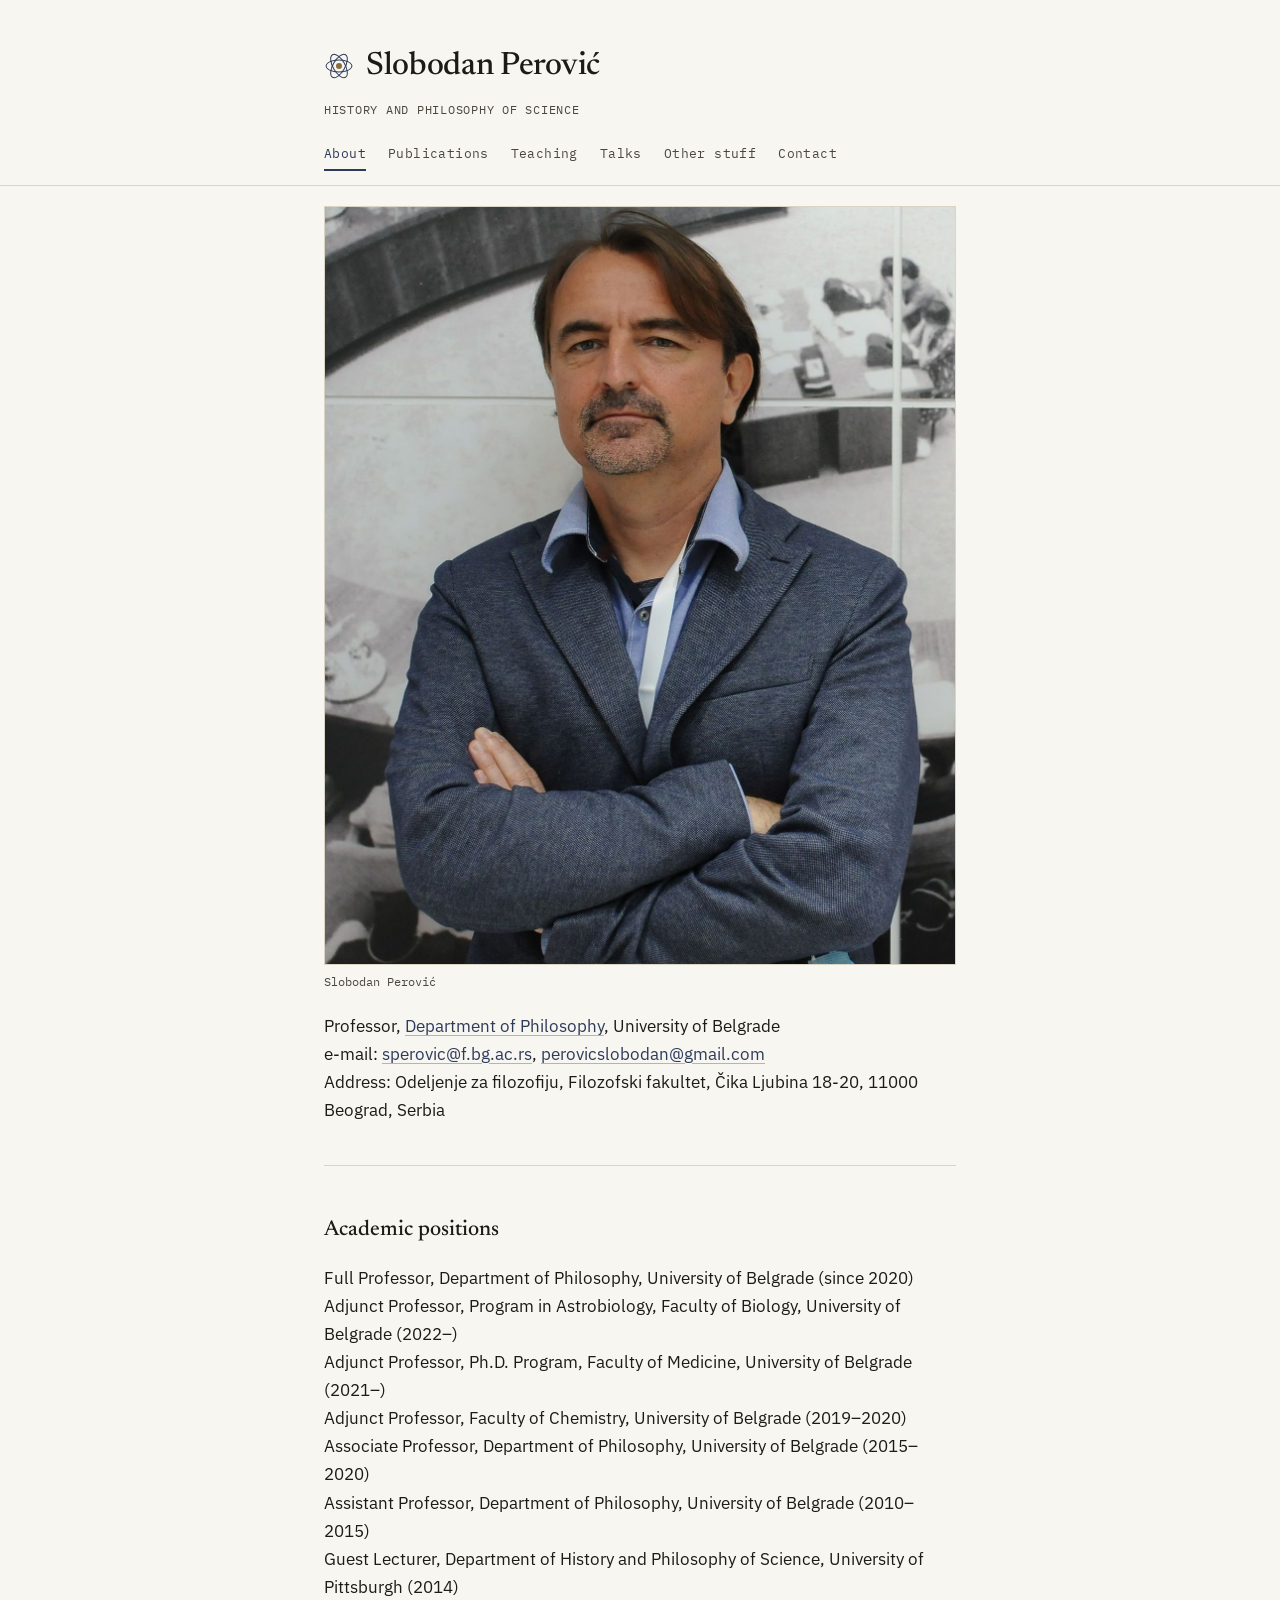
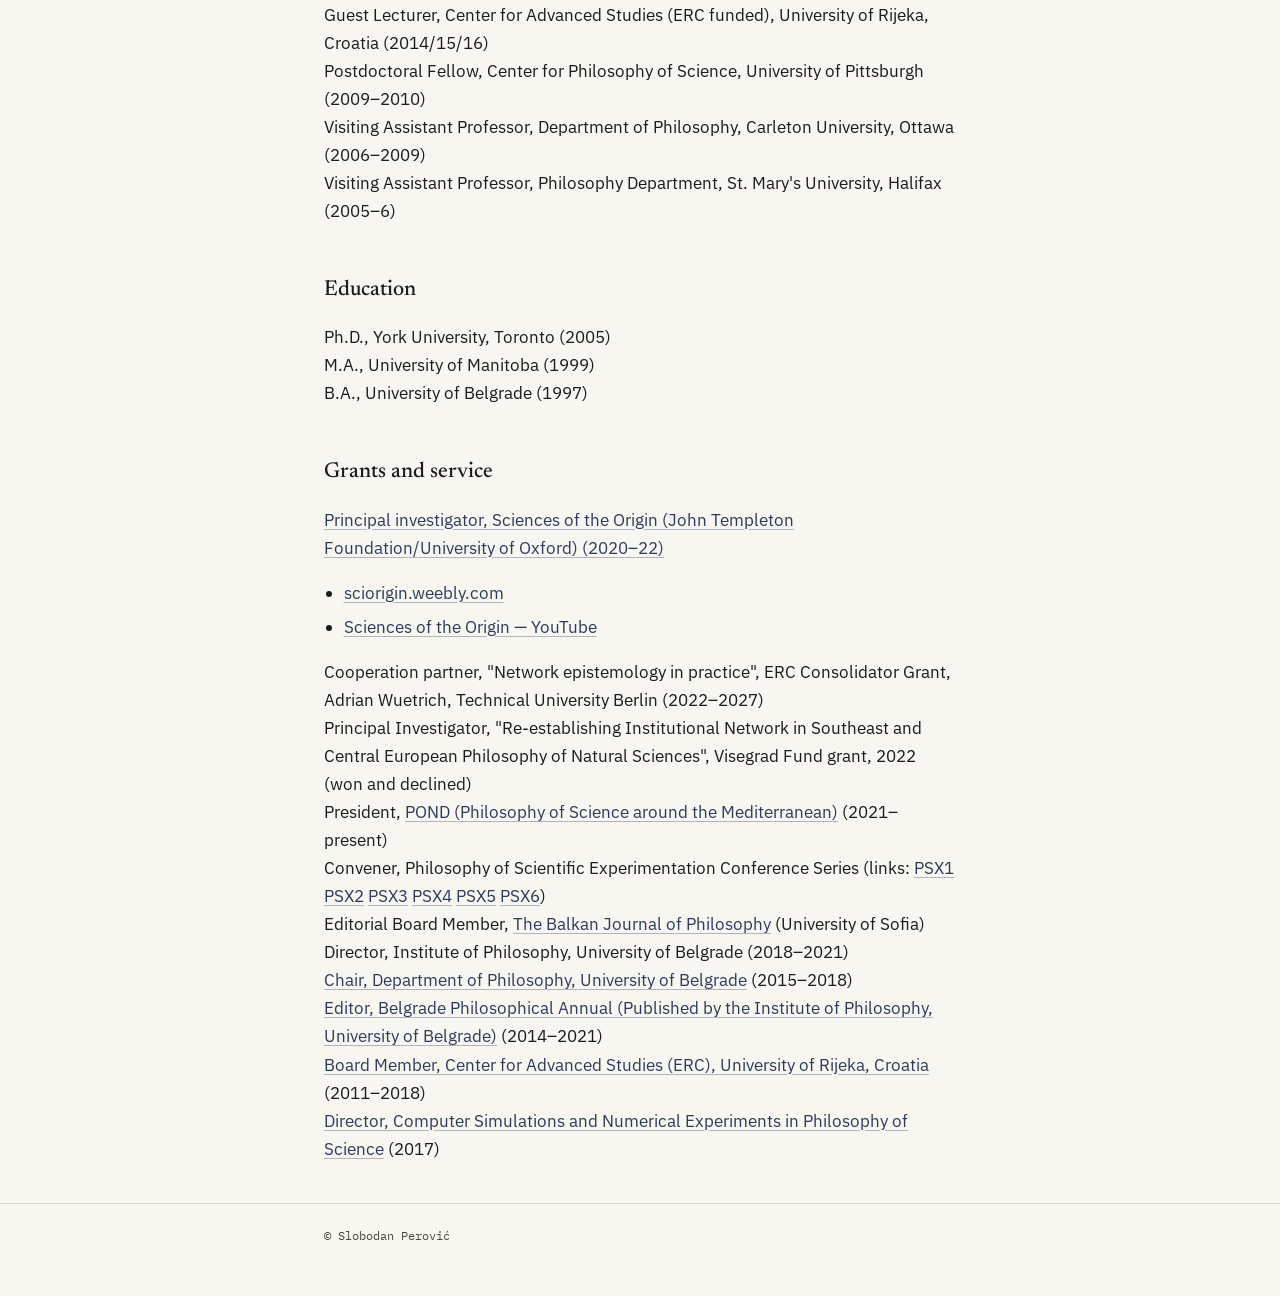
<file: index.html>
<!DOCTYPE html>
<html lang="en">
<head>
<meta charset="UTF-8">
<meta name="viewport" content="width=device-width, initial-scale=1.0">
<title>Slobodan Perović — History and Philosophy of Science</title>
<meta name="description" content="Slobodan Perović, Professor of History and Philosophy of Science, Department of Philosophy, University of Belgrade.">
<link rel="stylesheet" href="style.css">
</head>
<body>
<header class="site-head">
  <div class="wrap">
    <div class="mark">
      <svg width="30" height="30" viewBox="0 0 30 30" fill="none" aria-hidden="true">
        <circle cx="15" cy="15" r="3" fill="#8b6b3d"/>
        <ellipse cx="15" cy="15" rx="13" ry="6" stroke="#2e3a59" stroke-width="1"/>
        <ellipse cx="15" cy="15" rx="13" ry="6" stroke="#2e3a59" stroke-width="1" transform="rotate(60 15 15)"/>
        <ellipse cx="15" cy="15" rx="13" ry="6" stroke="#2e3a59" stroke-width="1" transform="rotate(120 15 15)"/>
      </svg>
      <h1 class="name">Slobodan Perović</h1>
    </div>
    <p class="tagline">History and Philosophy of Science</p>
    <nav class="primary" aria-label="Primary">
      <a href="index.html" aria-current="page">About</a>
      <a href="publications.html">Publications</a>
      <a href="teaching.html">Teaching</a>
      <a href="talks.html">Talks</a>
      <a href="other-stuff.html">Other stuff</a>
      <a href="contact.html">Contact</a>
    </nav>
  </div>
</header>

<main class="wrap">
  <figure>
    <img src="pictures/slobodanperovic.jpg" alt="Slobodan Perović">
    <figcaption>Slobodan Perović</figcaption>
  </figure>
  <p>
    Professor, <a href="https://kant.f.bg.ac.rs/en2/philosophy/dep_staff">Department of Philosophy</a>, University of Belgrade<br>
    e-mail: <a href="mailto:sperovic@f.bg.ac.rs">sperovic@f.bg.ac.rs</a>, <a href="mailto:perovicslobodan@gmail.com">perovicslobodan@gmail.com</a><br>
    Address: Odeljenje za filozofiju, Filozofski fakultet, Čika Ljubina 18-20, 11000 Beograd, Serbia
  </p>

  <hr class="divider">

  <h2>Academic positions</h2>
  <p>
    Full Professor, Department of Philosophy, University of Belgrade (since 2020)<br>
    Adjunct Professor, Program in Astrobiology, Faculty of Biology, University of Belgrade (2022–)<br>
    Adjunct Professor, Ph.D. Program, Faculty of Medicine, University of Belgrade (2021–)<br>
    Adjunct Professor, Faculty of Chemistry, University of Belgrade (2019–2020)<br>
    Associate Professor, Department of Philosophy, University of Belgrade (2015–2020)<br>
    Assistant Professor, Department of Philosophy, University of Belgrade (2010–2015)<br>
    Guest Lecturer, Department of History and Philosophy of Science, University of Pittsburgh (2014)<br>
    Guest Lecturer, Center for Advanced Studies (ERC funded), University of Rijeka, Croatia (2014/15/16)<br>
    Postdoctoral Fellow, Center for Philosophy of Science, University of Pittsburgh (2009–2010)<br>
    Visiting Assistant Professor, Department of Philosophy, Carleton University, Ottawa (2006–2009)<br>
    Visiting Assistant Professor, Philosophy Department, St. Mary's University, Halifax (2005–6)
  </p>

  <h2>Education</h2>
  <p>
    Ph.D., York University, Toronto (2005)<br>
    M.A., University of Manitoba (1999)<br>
    B.A., University of Belgrade (1997)
  </p>

  <h2>Grants and service</h2>
  <p>
    <a href="https://sciorigin.weebly.com/">Principal investigator, Sciences of the Origin (John Templeton Foundation/University of Oxford) (2020–22)</a>
  </p>
  <ul>
    <li><a href="https://sciorigin.weebly.com/">sciorigin.weebly.com</a></li>
    <li><a href="https://www.youtube.com/@sciencesoftheorigin3211/featured">Sciences of the Origin — YouTube</a></li>
  </ul>
  <p>
    Cooperation partner, "Network epistemology in practice", ERC Consolidator Grant, Adrian Wuetrich, Technical University Berlin (2022–2027)<br>
    Principal Investigator, "Re-establishing Institutional Network in Southeast and Central European Philosophy of Natural Sciences", Visegrad Fund grant, 2022 (won and declined)<br>
    President, <a href="https://pondposmed.wordpress.com/">POND (Philosophy of Science around the Mediterranean)</a> (2021–present)<br>
    Convener, Philosophy of Scientific Experimentation Conference Series (links:
    <a href="http://www.pitt.edu/~pittcntr/Events/All/Conferences/others/other_conf_2010-11/Experimentation_15-15_Oct_2010/Experimentation_15-16_Oct_2010.htm">PSX1</a>
    <a href="http://www.uni-konstanz.de/philosophie/index.php?article_id=329&clang=1">PSX2</a>
    <a href="http://phys.colorado.edu/psx">PSX3</a>
    <a href="http://www.pitt.edu/~pittcntr/Events/All/Conferences/others/other_conf_2013-14/04-11-14_psx4/04-11-14_psx4.html">PSX4</a>
    <a href="http://media.rcub.bg.ac.rs/?p=5435">PSX5</a>
    <a href="https://psx6.wordpress.com/">PSX6</a>)<br>
    Editorial Board Member, <a href="http://www.issk-bas.org/BJP/editorial_board.htm">The Balkan Journal of Philosophy</a> (University of Sofia)<br>
    Director, Institute of Philosophy, University of Belgrade (2018–2021)<br>
    <a href="http://www.f.bg.ac.rs/en2/philosophy/dep_staff">Chair, Department of Philosophy, University of Belgrade</a> (2015–2018)<br>
    <a href="https://aseestant.ceon.rs/index.php/BPA/about">Editor, Belgrade Philosophical Annual (Published by the Institute of Philosophy, University of Belgrade)</a> (2014–2021)<br>
    <a href="https://iuri.uniri.hr/center/center-for-advanced-studies-southeast-europe-cas-see/">Board Member, Center for Advanced Studies (ERC), University of Rijeka, Croatia</a> (2011–2018)<br>
    <!-- LOCAL FILE: must be uploaded to papers/ folder -->
    <a href="papers/computer_simulations_and_numerical_experiments_in_philosophy_of_science_graduate_course_belgrade.pdf">Director, Computer Simulations and Numerical Experiments in Philosophy of Science</a> (2017)
  </p>
</main>

<footer class="site-foot">
  <div class="wrap">© Slobodan Perović</div>
</footer>
</body>
</html>
</file>
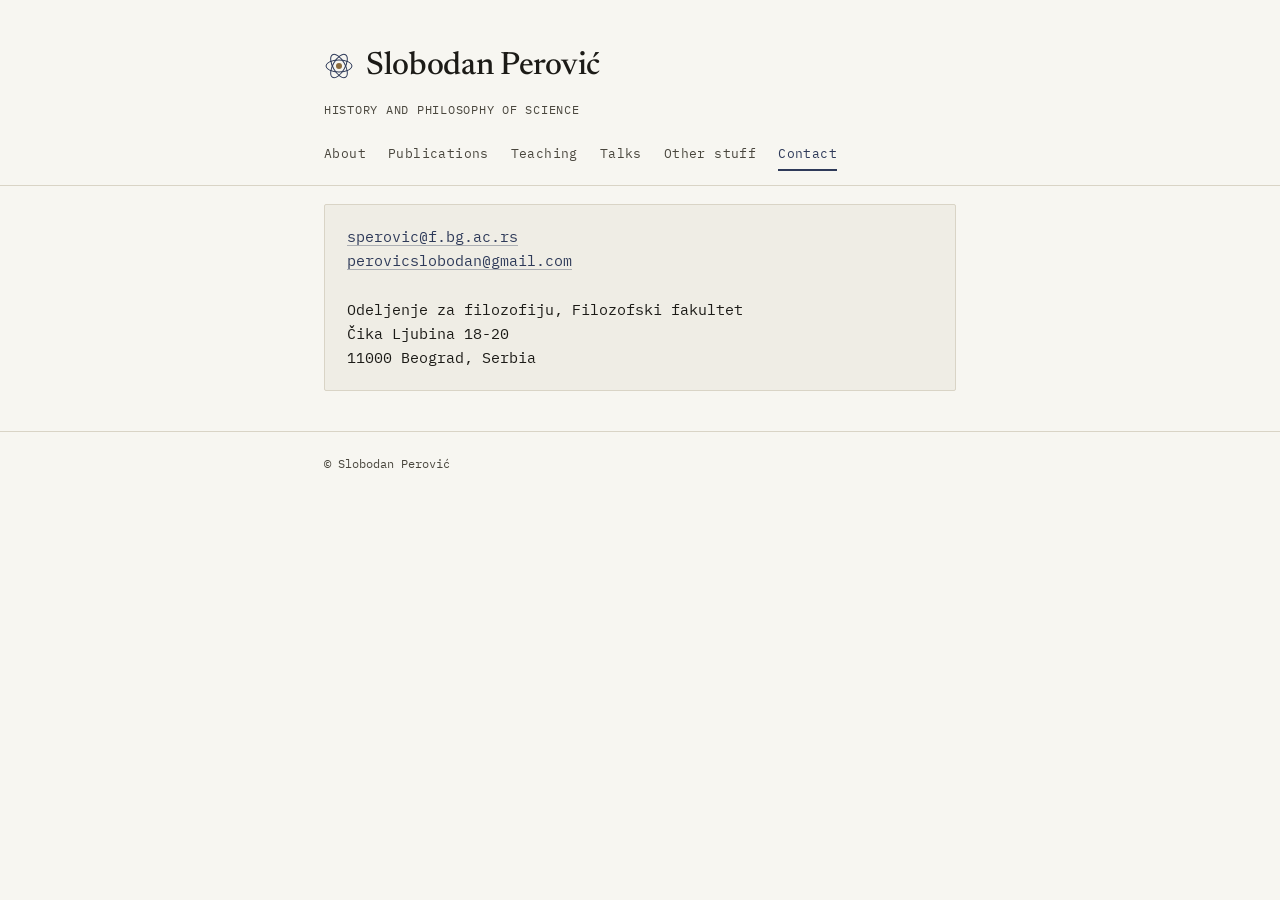
<file: contact.html>
<!DOCTYPE html>
<html lang="en">
<head>
<meta charset="UTF-8">
<meta name="viewport" content="width=device-width, initial-scale=1.0">
<title>Contact — Slobodan Perović</title>
<link rel="stylesheet" href="style.css">
</head>
<body>
<header class="site-head">
  <div class="wrap">
    <div class="mark">
      <svg width="30" height="30" viewBox="0 0 30 30" fill="none" aria-hidden="true">
        <circle cx="15" cy="15" r="3" fill="#8b6b3d"/>
        <ellipse cx="15" cy="15" rx="13" ry="6" stroke="#2e3a59" stroke-width="1"/>
        <ellipse cx="15" cy="15" rx="13" ry="6" stroke="#2e3a59" stroke-width="1" transform="rotate(60 15 15)"/>
        <ellipse cx="15" cy="15" rx="13" ry="6" stroke="#2e3a59" stroke-width="1" transform="rotate(120 15 15)"/>
      </svg>
      <h1 class="name">Slobodan Perović</h1>
    </div>
    <p class="tagline">History and Philosophy of Science</p>
    <nav class="primary" aria-label="Primary">
      <a href="index.html">About</a>
      <a href="publications.html">Publications</a>
      <a href="teaching.html">Teaching</a>
      <a href="talks.html">Talks</a>
      <a href="other-stuff.html">Other stuff</a>
      <a href="contact.html" aria-current="page">Contact</a>
    </nav>
  </div>
</header>

<main class="wrap">
  <div class="contact-block">
    <a href="mailto:sperovic@f.bg.ac.rs">sperovic@f.bg.ac.rs</a><br>
    <a href="mailto:perovicslobodan@gmail.com">perovicslobodan@gmail.com</a><br><br>
    Odeljenje za filozofiju, Filozofski fakultet<br>
    Čika Ljubina 18-20<br>
    11000 Beograd, Serbia
  </div>
</main>

<footer class="site-foot">
  <div class="wrap">© Slobodan Perović</div>
</footer>
</body>
</html>
</file>
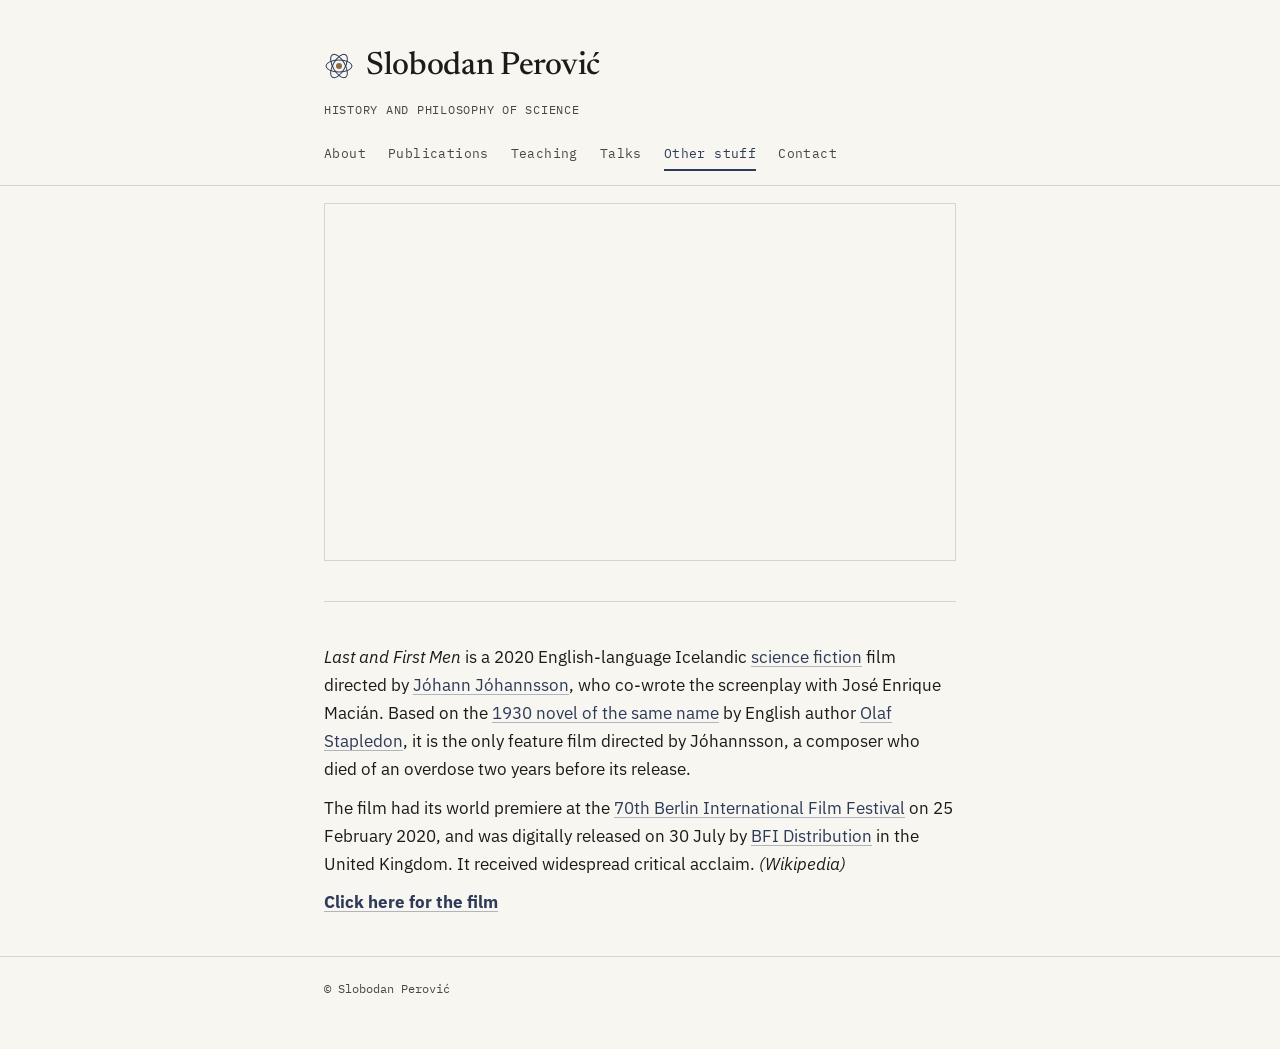
<file: other-stuff.html>
<!DOCTYPE html>
<html lang="en">
<head>
<meta charset="UTF-8">
<meta name="viewport" content="width=device-width, initial-scale=1.0">
<title>Other stuff — Slobodan Perović</title>
<link rel="stylesheet" href="style.css">
</head>
<body>
<header class="site-head">
  <div class="wrap">
    <div class="mark">
      <svg width="30" height="30" viewBox="0 0 30 30" fill="none" aria-hidden="true">
        <circle cx="15" cy="15" r="3" fill="#8b6b3d"/>
        <ellipse cx="15" cy="15" rx="13" ry="6" stroke="#2e3a59" stroke-width="1"/>
        <ellipse cx="15" cy="15" rx="13" ry="6" stroke="#2e3a59" stroke-width="1" transform="rotate(60 15 15)"/>
        <ellipse cx="15" cy="15" rx="13" ry="6" stroke="#2e3a59" stroke-width="1" transform="rotate(120 15 15)"/>
      </svg>
      <h1 class="name">Slobodan Perović</h1>
    </div>
    <p class="tagline">History and Philosophy of Science</p>
    <nav class="primary" aria-label="Primary">
      <a href="index.html">About</a>
      <a href="publications.html">Publications</a>
      <a href="teaching.html">Teaching</a>
      <a href="talks.html">Talks</a>
      <a href="other-stuff.html" aria-current="page">Other stuff</a>
      <a href="contact.html">Contact</a>
    </nav>
  </div>
</header>

<main class="wrap">
  <div class="video-embed">
    <iframe src="//www.youtube.com/embed/YH3c1QZzRK4?wmode=opaque" title="Video" allowfullscreen loading="lazy"></iframe>
  </div>

  <hr class="divider">

  <p>
    <em>Last and First Men</em> is a 2020 English-language Icelandic
    <a href="https://en.wikipedia.org/wiki/Science_fiction">science fiction</a> film directed by
    <a href="https://en.wikipedia.org/wiki/J%C3%B3hann_J%C3%B3hannsson">Jóhann Jóhannsson</a>, who co-wrote the
    screenplay with José Enrique Macián. Based on the
    <a href="https://en.wikipedia.org/wiki/Last_and_First_Men">1930 novel of the same name</a> by English author
    <a href="https://en.wikipedia.org/wiki/Olaf_Stapledon">Olaf Stapledon</a>, it is the only feature film directed by
    Jóhannsson, a composer who died of an overdose two years before its release.
  </p>
  <p>
    The film had its world premiere at the <a href="https://en.wikipedia.org/wiki/70th_Berlin_International_Film_Festival">70th Berlin International Film Festival</a>
    on 25 February 2020, and was digitally released on 30 July by
    <a href="https://en.wikipedia.org/wiki/British_Film_Institute">BFI Distribution</a> in the United Kingdom. It
    received widespread critical acclaim. <em>(Wikipedia)</em>
  </p>
  <p><a href="https://ok.ru/video/5064663370283"><strong>Click here for the film</strong></a></p>
</main>

<footer class="site-foot">
  <div class="wrap">© Slobodan Perović</div>
</footer>
</body>
</html>
</file>
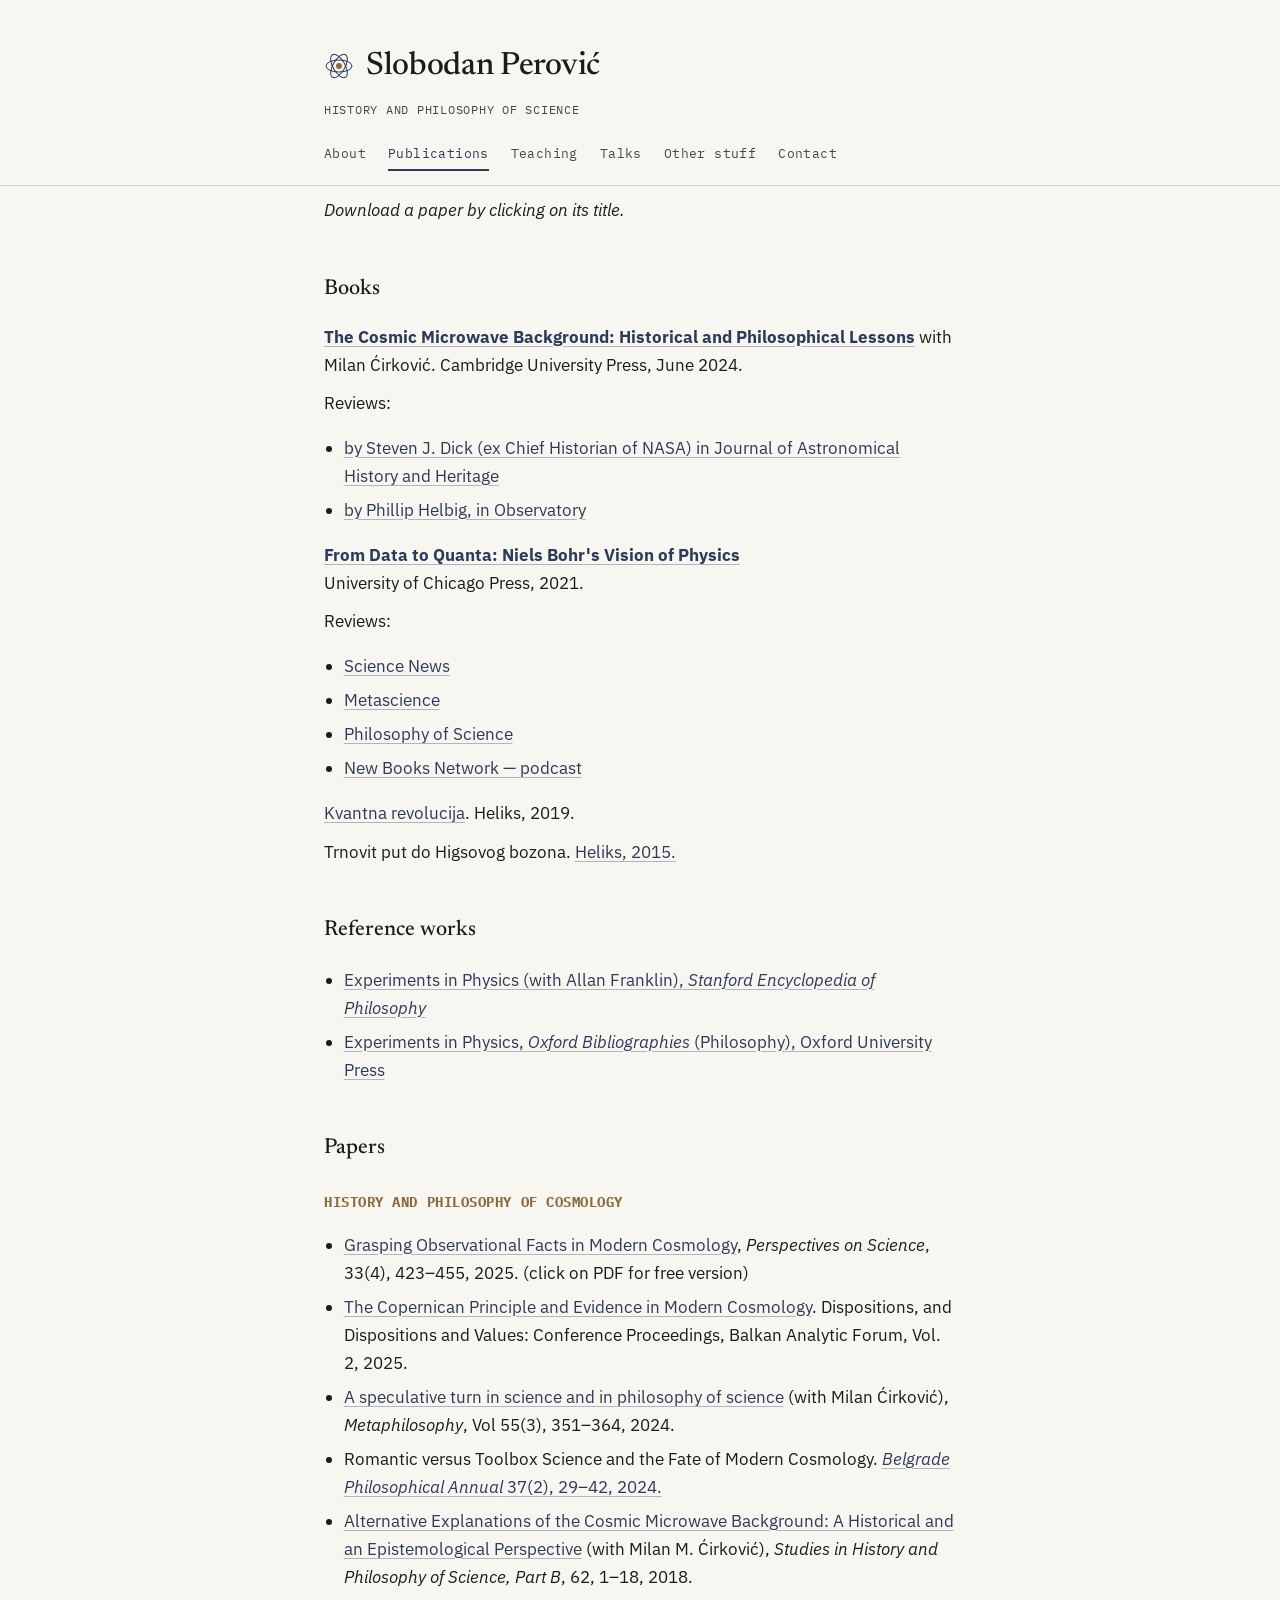
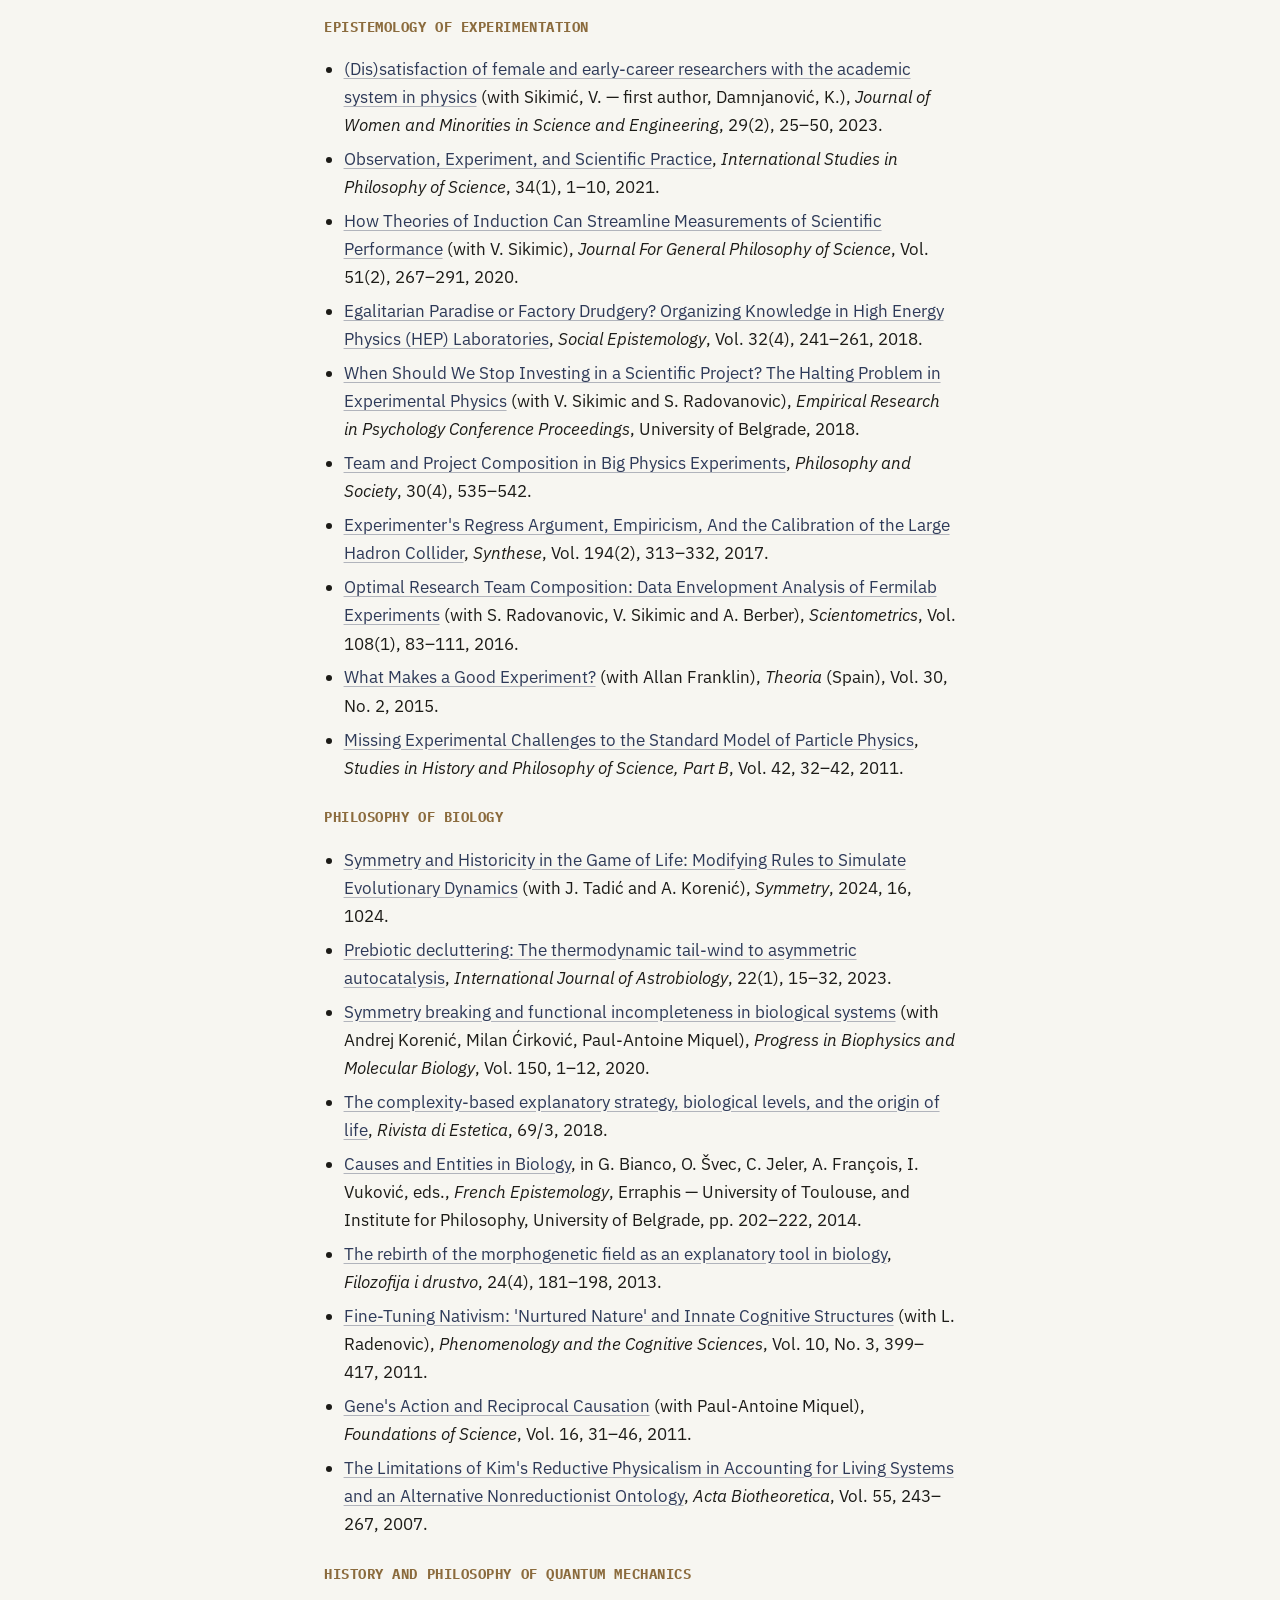
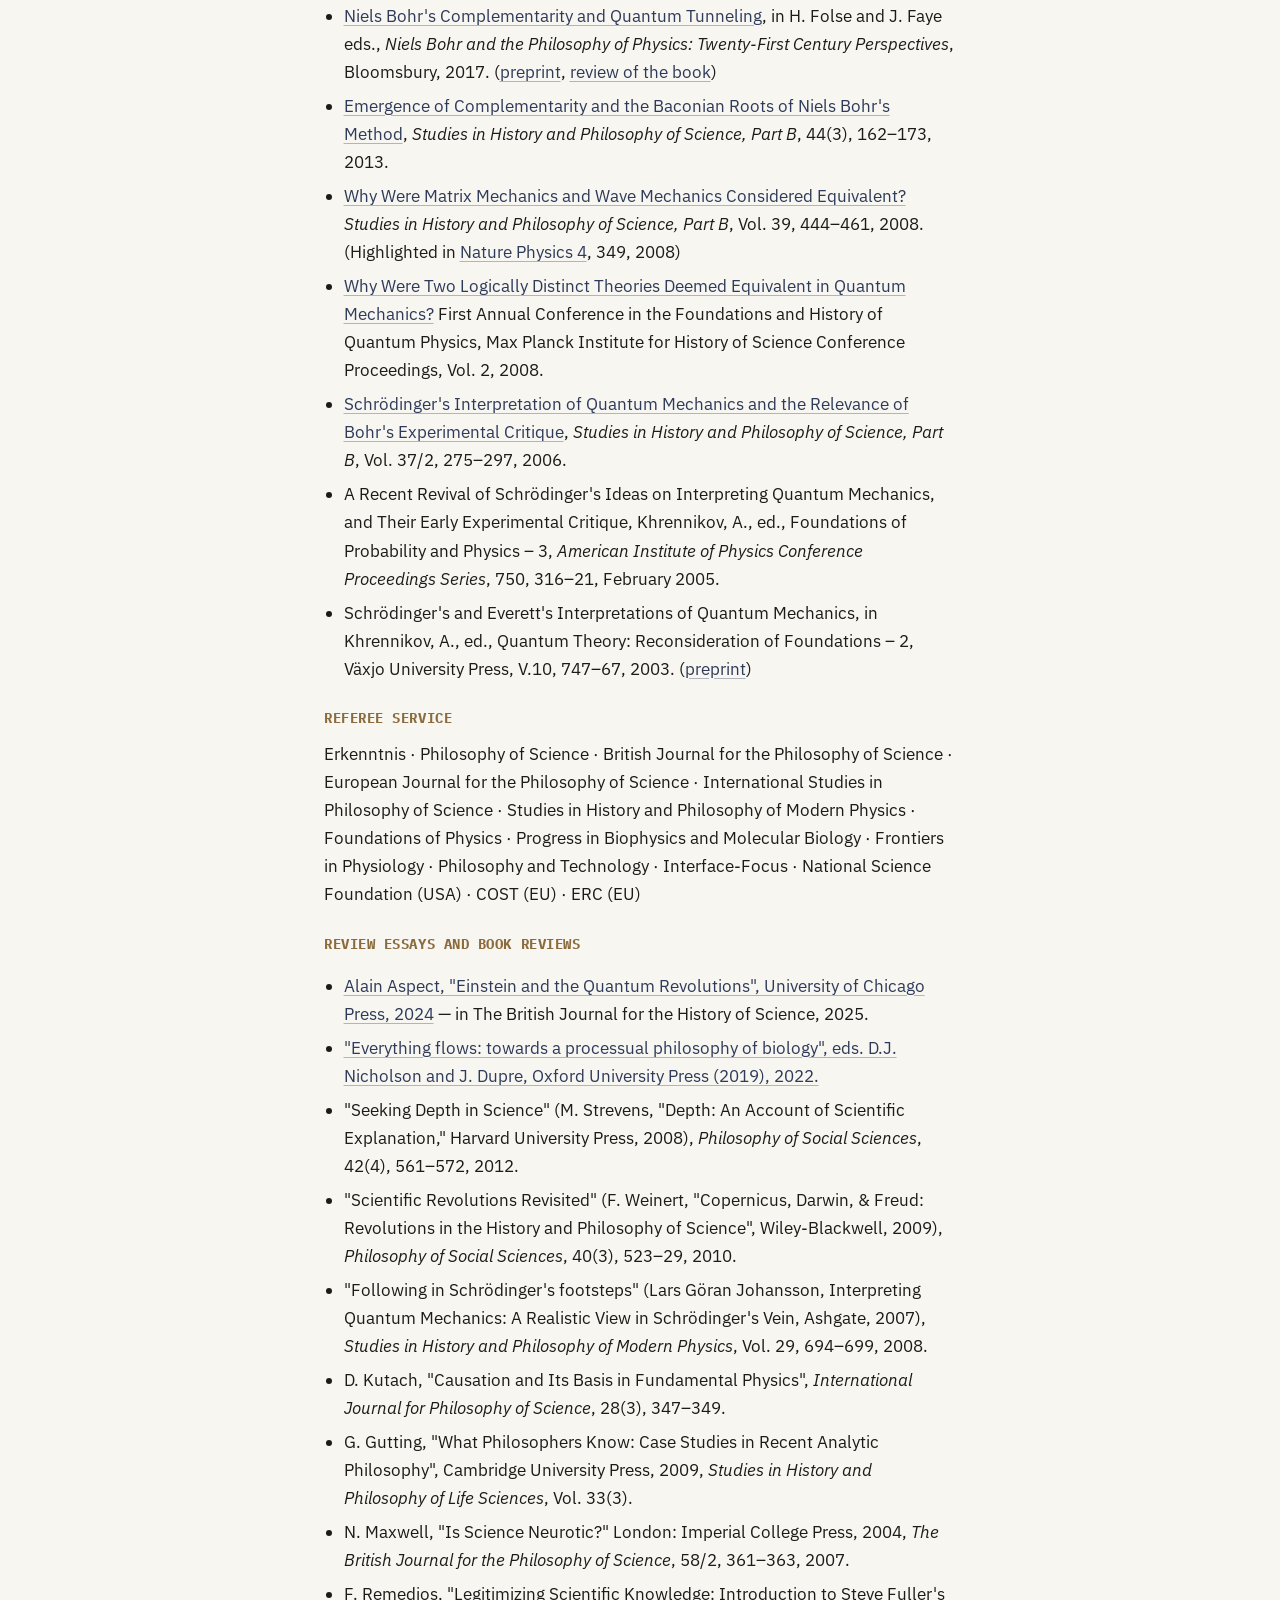
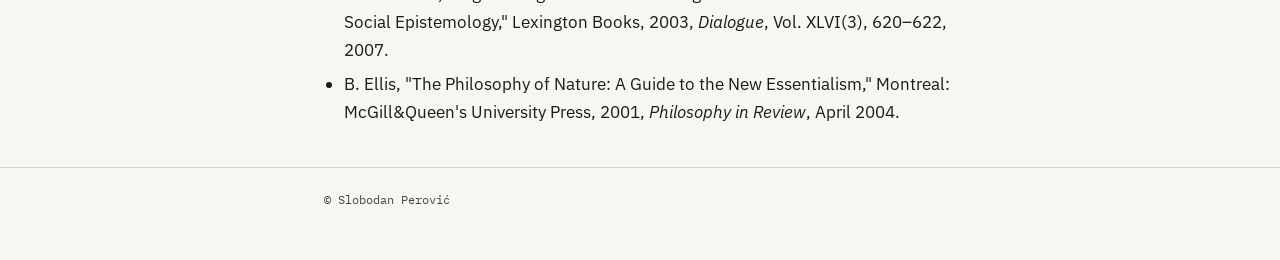
<file: publications.html>
<!DOCTYPE html>
<html lang="en">
<head>
<meta charset="UTF-8">
<meta name="viewport" content="width=device-width, initial-scale=1.0">
<title>Publications — Slobodan Perović</title>
<link rel="stylesheet" href="style.css">
</head>
<body>
<header class="site-head">
  <div class="wrap">
    <div class="mark">
      <svg width="30" height="30" viewBox="0 0 30 30" fill="none" aria-hidden="true">
        <circle cx="15" cy="15" r="3" fill="#8b6b3d"/>
        <ellipse cx="15" cy="15" rx="13" ry="6" stroke="#2e3a59" stroke-width="1"/>
        <ellipse cx="15" cy="15" rx="13" ry="6" stroke="#2e3a59" stroke-width="1" transform="rotate(60 15 15)"/>
        <ellipse cx="15" cy="15" rx="13" ry="6" stroke="#2e3a59" stroke-width="1" transform="rotate(120 15 15)"/>
      </svg>
      <h1 class="name">Slobodan Perović</h1>
    </div>
    <p class="tagline">History and Philosophy of Science</p>
    <nav class="primary" aria-label="Primary">
      <a href="index.html">About</a>
      <a href="publications.html" aria-current="page">Publications</a>
      <a href="teaching.html">Teaching</a>
      <a href="talks.html">Talks</a>
      <a href="other-stuff.html">Other stuff</a>
      <a href="contact.html">Contact</a>
    </nav>
  </div>
</header>

<main class="wrap">
  <p><em>Download a paper by clicking on its title.</em></p>

  <h2>Books</h2>
  <p>
    <a href="https://www.cambridge.org/rs/universitypress/subjects/physics/history-philosophy-and-foundations-physics/cosmic-microwave-background-historical-and-philosophical-lessons?format=HB&isbn=9781108844604#contentsTabAnchor"><strong>The Cosmic Microwave Background: Historical and Philosophical Lessons</strong></a> with Milan Ćirković. Cambridge University Press, June 2024.
  </p>
  <p>Reviews:</p>
  <ul>
    <li><a href="https://download.sciengine.com/cfs/files/pdfs/view/1440-2807/E48D25704AE8447BB25E322429EAA5DD.pdf">by Steven J. Dick (ex Chief Historian of NASA) in Journal of Astronomical History and Heritage</a></li>
    <li><a href="https://www.obsmag.org/issues/published/2025/06/1306_0127.pdf">by Phillip Helbig, in Observatory</a></li>
  </ul>

  <p>
    <a href="https://press.uchicago.edu/ucp/books/book/chicago/F/bo101561191.html"><strong>From Data to Quanta: Niels Bohr's Vision of Physics</strong></a><br>
    University of Chicago Press, 2021.
  </p>
  <p>Reviews:</p>
  <ul>
    <li><a href="https://www.sciencenews.org/article/niels-bohrs-quantum-mechanics-data-quanta-book">Science News</a></li>
    <li><a href="https://link.springer.com/article/10.1007/s11016-022-00734-8">Metascience</a></li>
    <li><a href="https://www.michaelcuffaro.com/files/perovic_review.pdf">Philosophy of Science</a></li>
    <li><a href="https://newbooksnetwork.com/from-data-to-quanta">New Books Network — podcast</a></li>
  </ul>

  <p><a href="https://www.heliks.rs/kvantna_revolucija.php">Kvantna revolucija</a>. Heliks, 2019.</p>
  <p>Trnovit put do Higsovog bozona. <a href="https://www.amazon.com/Trnovit-put-Higsovog-bozona-savremene/dp/8686059473/ref=sr_1_fkmr0_1?s=books&ie=UTF8&qid=1486733081&sr=1-1-fkmr0&keywords=trnovi+put+do+higsovog+bozona">Heliks, 2015.</a></p>

  <h2>Reference works</h2>
  <ul>
    <li><a href="http://plato.stanford.edu/entries/physics-experiment/">Experiments in Physics (with Allan Franklin), <em>Stanford Encyclopedia of Philosophy</em></a></li>
    <li><a href="http://www.oxfordbibliographies.com/view/document/obo-9780195396577/obo-9780195396577-0214.xml">Experiments in Physics, <em>Oxford Bibliographies</em> (Philosophy), Oxford University Press</a></li>
  </ul>

  <h2>Papers</h2>

  <h3>History and philosophy of cosmology</h3>
  <ul>
    <li><a href="https://direct.mit.edu/posc/article/33/4/423/131571/Grasping-Observational-Facts-in-Modern-Cosmology">Grasping Observational Facts in Modern Cosmology</a>, <em>Perspectives on Science</em>, 33(4), 423–455, 2025. (click on PDF for free version)</li>
    <li><a href="https://doi.fil.bg.ac.rs/pdf/eb_ser/baf/2025-2/baf-2025-2-ch2.pdf">The Copernican Principle and Evidence in Modern Cosmology</a>. Dispositions, and Dispositions and Values: Conference Proceedings, Balkan Analytic Forum, Vol. 2, 2025.</li>
    <li><!-- LOCAL FILE: must be uploaded to papers/ folder --><a href="papers/metaphilosophy_perovic_cirkovic.pdf">A speculative turn in science and in philosophy of science</a> (with Milan Ćirković), <em>Metaphilosophy</em>, Vol 55(3), 351–364, 2024.</li>
    <li>Romantic versus Toolbox Science and the Fate of Modern Cosmology. <a href="https://scindeks-clanci.ceon.rs/data/pdf/0353-3891/2024/0353-38912402029P.pdf"><em>Belgrade Philosophical Annual</em> 37(2), 29–42, 2024.</a></li>
    <li><!-- LOCAL FILE: must be uploaded to papers/ folder --><a href="papers/cmb_published_1-s2.0-s1355219816302039-main.pdf">Alternative Explanations of the Cosmic Microwave Background: A Historical and an Epistemological Perspective</a> (with Milan M. Ćirković), <em>Studies in History and Philosophy of Science, Part B</em>, 62, 1–18, 2018.</li>
  </ul>

  <h3>Epistemology of experimentation</h3>
  <ul>
    <li><a href="https://www.dl.begellhouse.com/journals/00551c876cc2f027,45f5b4723dec7a84,518a77305a600739.html">(Dis)satisfaction of female and early-career researchers with the academic system in physics</a> (with Sikimić, V. — first author, Damnjanović, K.), <em>Journal of Women and Minorities in Science and Engineering</em>, 29(2), 25–50, 2023.</li>
    <li><!-- LOCAL FILE: must be uploaded to papers/ folder --><a href="papers/isps_observation_experiment.pdf">Observation, Experiment, and Scientific Practice</a>, <em>International Studies in Philosophy of Science</em>, 34(1), 1–10, 2021.</li>
    <li><!-- LOCAL FILE: must be uploaded to papers/ folder --><a href="papers/how_theories_of_induction_can_streamline_measurements_of_scientific_performance.pdf">How Theories of Induction Can Streamline Measurements of Scientific Performance</a> (with V. Sikimic), <em>Journal For General Philosophy of Science</em>, Vol. 51(2), 267–291, 2020.</li>
    <li><!-- LOCAL FILE: must be uploaded to papers/ folder --><a href="papers/egalitarian_paradise_or_factory_drudgery_organizing_knowledge_production_in_high_energy_physics_hep_laboratories.pdf">Egalitarian Paradise or Factory Drudgery? Organizing Knowledge in High Energy Physics (HEP) Laboratories</a>, <em>Social Epistemology</em>, Vol. 32(4), 241–261, 2018.</li>
    <li><a href="http://empirijskaistrazivanja.org/wp-content/uploads/2016/06/EIP18-Zbornik-radova-u-celini.pdf#page=113">When Should We Stop Investing in a Scientific Project? The Halting Problem in Experimental Physics</a> (with V. Sikimic and S. Radovanovic), <em>Empirical Research in Psychology Conference Proceedings</em>, University of Belgrade, 2018.</li>
    <li><!-- LOCAL FILE: must be uploaded to papers/ folder --><a href="papers/team_and_project_composition_fid.pdf">Team and Project Composition in Big Physics Experiments</a>, <em>Philosophy and Society</em>, 30(4), 535–542.</li>
    <li><!-- LOCAL FILE: must be uploaded to papers/ folder --><a href="papers/lhc_calibration.pdf">Experimenter's Regress Argument, Empiricism, And the Calibration of the Large Hadron Collider</a>, <em>Synthese</em>, Vol. 194(2), 313–332, 2017.</li>
    <li><!-- LOCAL FILE: must be uploaded to papers/ folder --><a href="papers/optimal_research_team_composition_fermilab.pdf">Optimal Research Team Composition: Data Envelopment Analysis of Fermilab Experiments</a> (with S. Radovanovic, V. Sikimic and A. Berber), <em>Scientometrics</em>, Vol. 108(1), 83–111, 2016.</li>
    <li><a href="http://www.ehu.eus/ojs/index.php/THEORIA/issue/view/1340">What Makes a Good Experiment?</a> (with Allan Franklin), <em>Theoria</em> (Spain), Vol. 30, No. 2, 2015.</li>
    <li><!-- LOCAL FILE: must be uploaded to papers/ folder --><a href="papers/1-s2.0-s1355219810000821-main.pdf">Missing Experimental Challenges to the Standard Model of Particle Physics</a>, <em>Studies in History and Philosophy of Science, Part B</em>, Vol. 42, 32–42, 2011.</li>
  </ul>

  <h3>Philosophy of biology</h3>
  <ul>
    <li><a href="https://www.mdpi.com/2073-8994/16/8/1024">Symmetry and Historicity in the Game of Life: Modifying Rules to Simulate Evolutionary Dynamics</a> (with J. Tadić and A. Korenić), <em>Symmetry</em>, 2024, 16, 1024.</li>
    <li><a href="https://www.cambridge.org/core/services/aop-cambridge-core/content/view/21E5C1A3A813F80E51B9C87ED7BC41E3/S1473550422000295a.pdf/prebiotic-decluttering-the-thermodynamic-tail-wind-to-asymmetric-autocatalysis.pdf">Prebiotic decluttering: The thermodynamic tail-wind to asymmetric autocatalysis</a>, <em>International Journal of Astrobiology</em>, 22(1), 15–32, 2023.</li>
    <li><!-- LOCAL FILE: must be uploaded to papers/ folder --><a href="papers/symetry_breaking_final_in_issue.pdf">Symmetry breaking and functional incompleteness in biological systems</a> (with Andrej Korenić, Milan Ćirković, Paul-Antoine Miquel), <em>Progress in Biophysics and Molecular Biology</em>, Vol. 150, 1–12, 2020.</li>
    <li><!-- LOCAL FILE: must be uploaded to papers/ folder --><a href="papers/rde69-05_perovic.pdf">The complexity-based explanatory strategy, biological levels, and the origin of life</a>, <em>Rivista di Estetica</em>, 69/3, 2018.</li>
    <li><!-- LOCAL FILE: must be uploaded to papers/ folder --><a href="papers/epistemologie_francaise-french_epistemology.pdf">Causes and Entities in Biology</a>, in G. Bianco, O. Švec, C. Jeler, A. François, I. Vuković, eds., <em>French Epistemology</em>, Erraphis — University of Toulouse, and Institute for Philosophy, University of Belgrade, pp. 202–222, 2014.</li>
    <li><a href="http://www.doiserbia.nb.rs/img/doi/0353-5738/2013/0353-57381304181P.pdf">The rebirth of the morphogenetic field as an explanatory tool in biology</a>, <em>Filozofija i drustvo</em>, 24(4), 181–198, 2013.</li>
    <li><!-- LOCAL FILE: must be uploaded to papers/ folder --><a href="papers/art_3a10.1007_2fs11097-010-9180-0.pdf">Fine-Tuning Nativism: 'Nurtured Nature' and Innate Cognitive Structures</a> (with L. Radenovic), <em>Phenomenology and the Cognitive Sciences</em>, Vol. 10, No. 3, 399–417, 2011.</li>
    <li><a href="https://www.researchgate.net/publication/225429998_On_Gene%27s_Action_and_Reciprocal_Causation">Gene's Action and Reciprocal Causation</a> (with Paul-Antoine Miquel), <em>Foundations of Science</em>, Vol. 16, 31–46, 2011.</li>
    <li><!-- LOCAL FILE: must be uploaded to papers/ folder --><a href="papers/the_limitations_of_kim_s_reductive_physi.pdf">The Limitations of Kim's Reductive Physicalism in Accounting for Living Systems and an Alternative Nonreductionist Ontology</a>, <em>Acta Biotheoretica</em>, Vol. 55, 243–267, 2007.</li>
  </ul>

  <h3>History and philosophy of quantum mechanics</h3>
  <ul>
    <li><a href="http://www.bloomsbury.com/uk/niels-bohr-and-the-philosophy-of-physics-9781350035119/">Niels Bohr's Complementarity and Quantum Tunneling</a>, in H. Folse and J. Faye eds., <em>Niels Bohr and the Philosophy of Physics: Twenty-First Century Perspectives</em>, Bloomsbury, 2017. (<a href="http://philsci-archive.pitt.edu/14031/1/Collection_Perovic_complementarity_tunneling_philsciarchives.pdf">preprint</a>, <a href="https://ndpr.nd.edu/news/niels-bohr-and-the-philosophy-of-physics-twenty-first-century-perspectives/">review of the book</a>)</li>
    <li><!-- LOCAL FILE: must be uploaded to papers/ folder --><a href="papers/1-s2.0-s1355219813000427-main.pdf">Emergence of Complementarity and the Baconian Roots of Niels Bohr's Method</a>, <em>Studies in History and Philosophy of Science, Part B</em>, 44(3), 162–173, 2013.</li>
    <li><!-- LOCAL FILE: must be uploaded to papers/ folder --><a href="papers/1-s2.0-s1355219808000063-main__1_.pdf">Why Were Matrix Mechanics and Wave Mechanics Considered Equivalent?</a> <em>Studies in History and Philosophy of Science, Part B</em>, Vol. 39, 444–461, 2008. (Highlighted in <a href="http://physics.gmu.edu/~pnikolic/QOB/papers/KaneNature.pdf">Nature Physics 4</a>, 349, 2008)</li>
    <li><a href="http://philsci-archive.pitt.edu/3658/1/perovic_preprint.pdf">Why Were Two Logically Distinct Theories Deemed Equivalent in Quantum Mechanics?</a> First Annual Conference in the Foundations and History of Quantum Physics, Max Planck Institute for History of Science Conference Proceedings, Vol. 2, 2008.</li>
    <li><a href="papers/bohr_schrodinger_published.pdf">Schrödinger's Interpretation of Quantum Mechanics and the Relevance of Bohr's Experimental Critique</a>, <em>Studies in History and Philosophy of Science, Part B</em>, Vol. 37/2, 275–297, 2006. <!-- LOCAL FILE: must be uploaded to papers/ folder --></li>
    <li>A Recent Revival of Schrödinger's Ideas on Interpreting Quantum Mechanics, and Their Early Experimental Critique, Khrennikov, A., ed., Foundations of Probability and Physics – 3, <em>American Institute of Physics Conference Proceedings Series</em>, 750, 316–21, February 2005.</li>
    <li>Schrödinger's and Everett's Interpretations of Quantum Mechanics, in Khrennikov, A., ed., Quantum Theory: Reconsideration of Foundations – 2, Växjo University Press, V.10, 747–67, 2003. <!-- LOCAL FILE: must be uploaded to papers/ folder --> (<a href="papers/schrodinger_everett_vaxjo_proceedings_s_perovic.pdf">preprint</a>)</li>
  </ul>

  <h3>Referee service</h3>
  <p>Erkenntnis · Philosophy of Science · British Journal for the Philosophy of Science · European Journal for the Philosophy of Science · International Studies in Philosophy of Science · Studies in History and Philosophy of Modern Physics · Foundations of Physics · Progress in Biophysics and Molecular Biology · Frontiers in Physiology · Philosophy and Technology · Interface-Focus · National Science Foundation (USA) · COST (EU) · ERC (EU)</p>

  <h3>Review essays and book reviews</h3>
  <ul>
    <li><a href="https://www.cambridge.org/core/journals/british-journal-for-the-history-of-science/article/alain-aspect-einstein-and-the-quantum-revolutions-chicago-university-of-chicago-press-2024-pp-117-isbn-9780226832012-1600-cloth/07720EC0BFD5B180AAAAEBC1EBA61ECC">Alain Aspect, "Einstein and the Quantum Revolutions", University of Chicago Press, 2024</a> — in The British Journal for the History of Science, 2025.</li>
    <li><a href="https://link.springer.com/epdf/10.1007/s11016-022-00753-5">"Everything flows: towards a processual philosophy of biology", eds. D.J. Nicholson and J. Dupre, Oxford University Press (2019), 2022.</a></li>
    <li>"Seeking Depth in Science" (M. Strevens, "Depth: An Account of Scientific Explanation," Harvard University Press, 2008), <em>Philosophy of Social Sciences</em>, 42(4), 561–572, 2012.</li>
    <li>"Scientific Revolutions Revisited" (F. Weinert, "Copernicus, Darwin, & Freud: Revolutions in the History and Philosophy of Science", Wiley-Blackwell, 2009), <em>Philosophy of Social Sciences</em>, 40(3), 523–29, 2010.</li>
    <li>"Following in Schrödinger's footsteps" (Lars Göran Johansson, Interpreting Quantum Mechanics: A Realistic View in Schrödinger's Vein, Ashgate, 2007), <em>Studies in History and Philosophy of Modern Physics</em>, Vol. 29, 694–699, 2008.</li>
    <li>D. Kutach, "Causation and Its Basis in Fundamental Physics", <em>International Journal for Philosophy of Science</em>, 28(3), 347–349.</li>
    <li>G. Gutting, "What Philosophers Know: Case Studies in Recent Analytic Philosophy", Cambridge University Press, 2009, <em>Studies in History and Philosophy of Life Sciences</em>, Vol. 33(3).</li>
    <li>N. Maxwell, "Is Science Neurotic?" London: Imperial College Press, 2004, <em>The British Journal for the Philosophy of Science</em>, 58/2, 361–363, 2007.</li>
    <li>F. Remedios, "Legitimizing Scientific Knowledge: Introduction to Steve Fuller's Social Epistemology," Lexington Books, 2003, <em>Dialogue</em>, Vol. XLVI(3), 620–622, 2007.</li>
    <li>B. Ellis, "The Philosophy of Nature: A Guide to the New Essentialism," Montreal: McGill&Queen's University Press, 2001, <em>Philosophy in Review</em>, April 2004.</li>
  </ul>
</main>

<footer class="site-foot">
  <div class="wrap">© Slobodan Perović</div>
</footer>
</body>
</html>
</file>
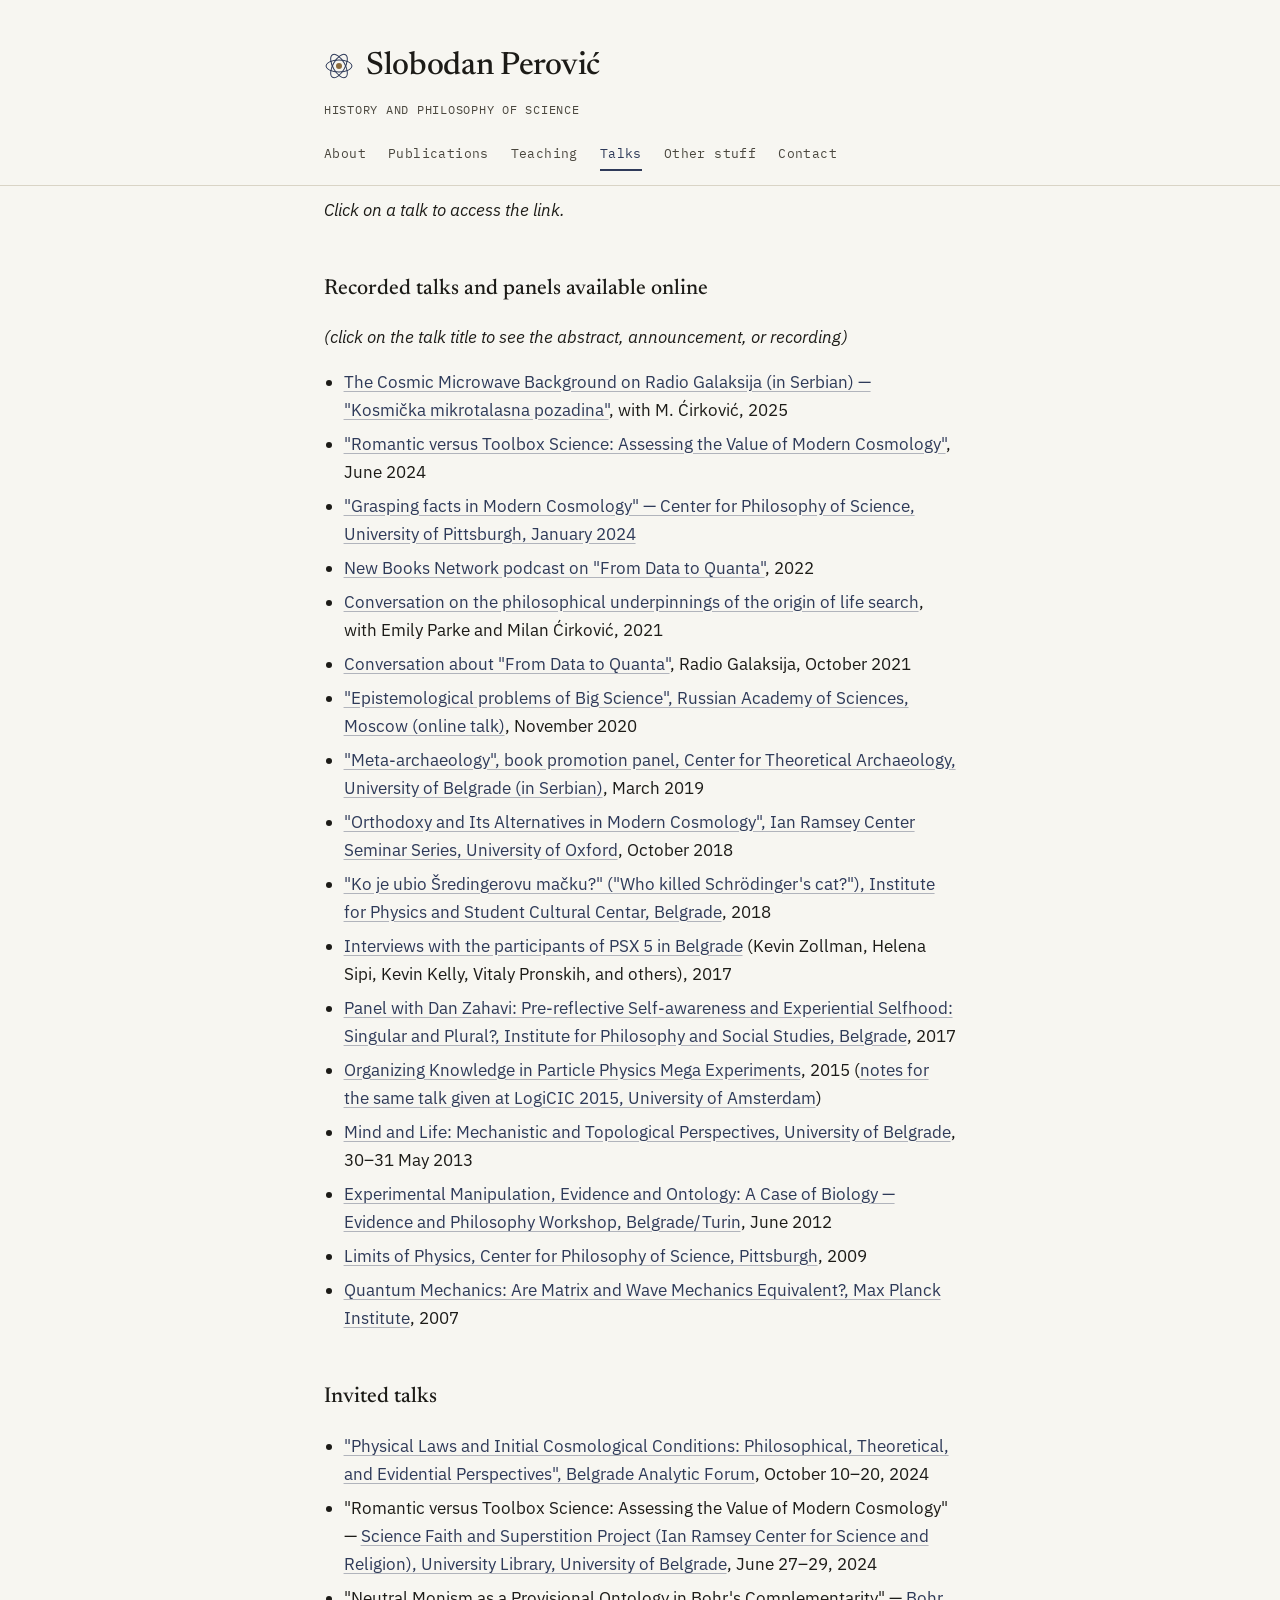
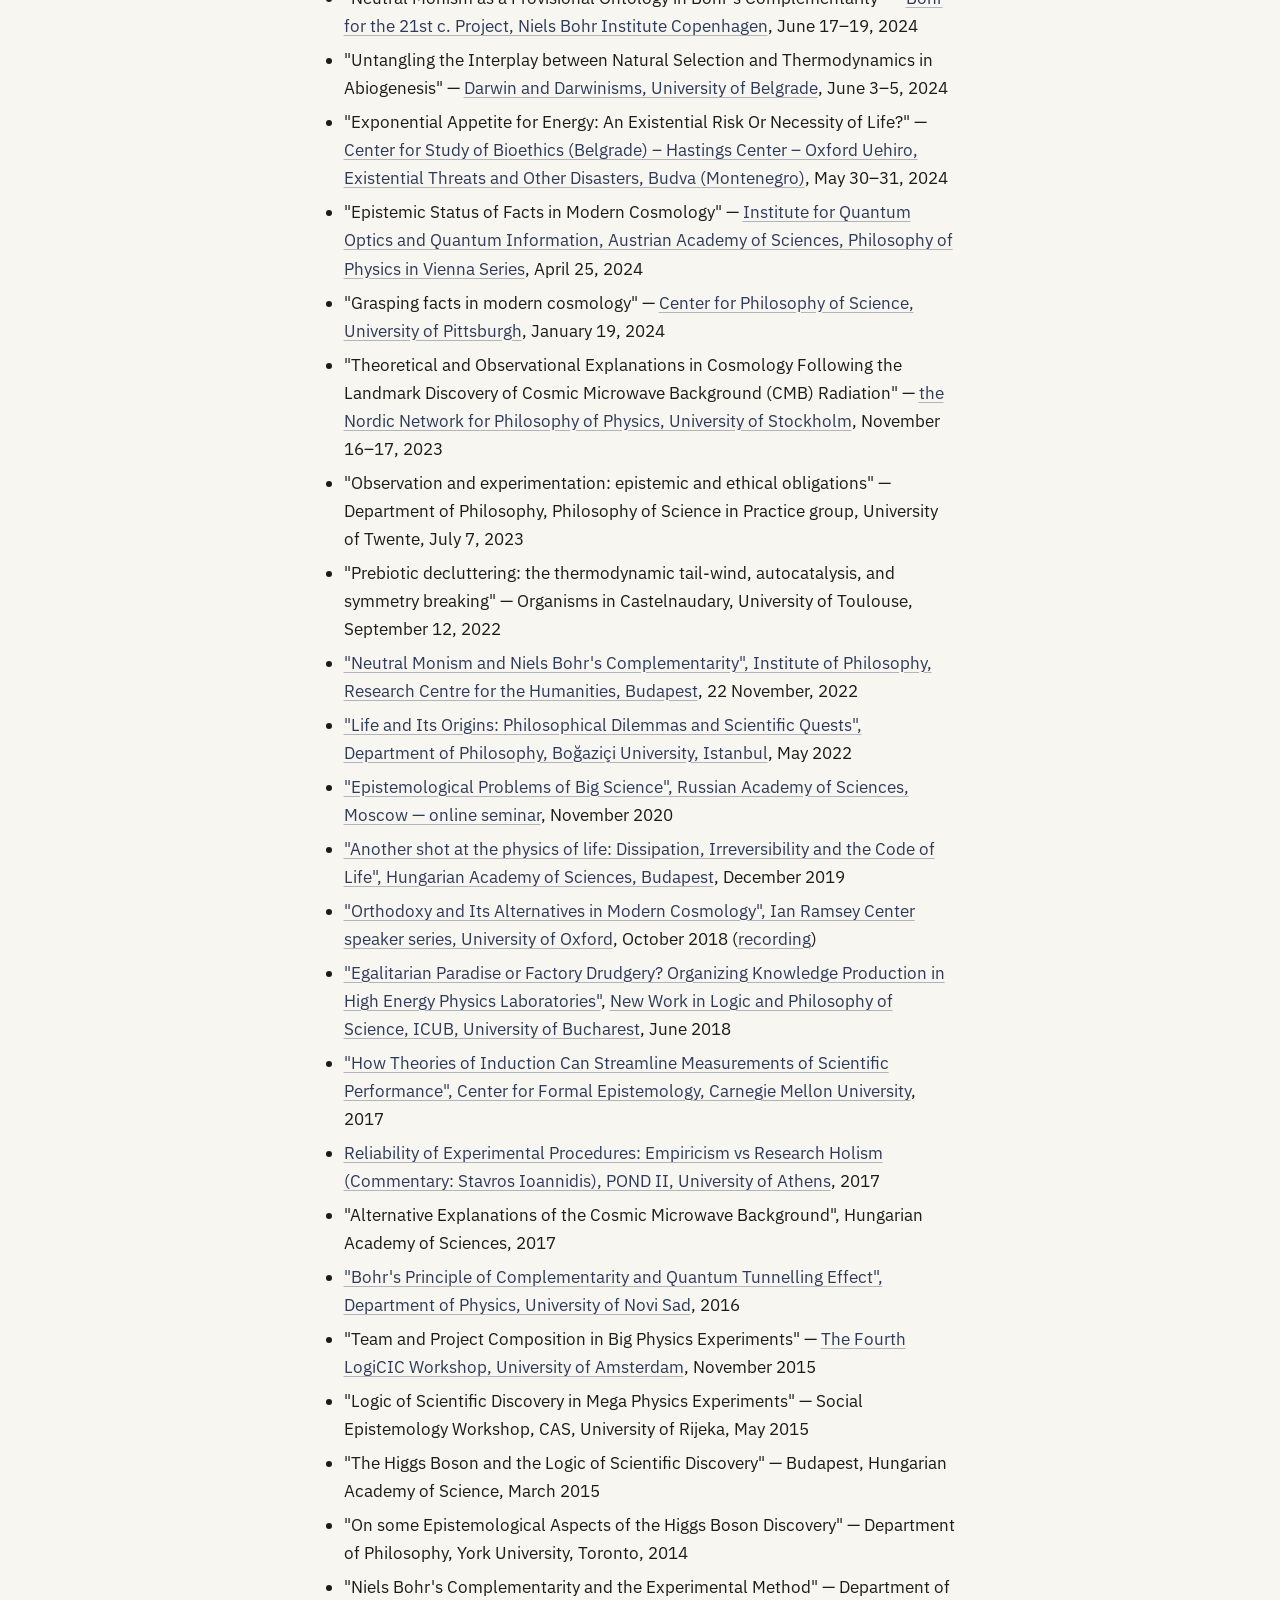
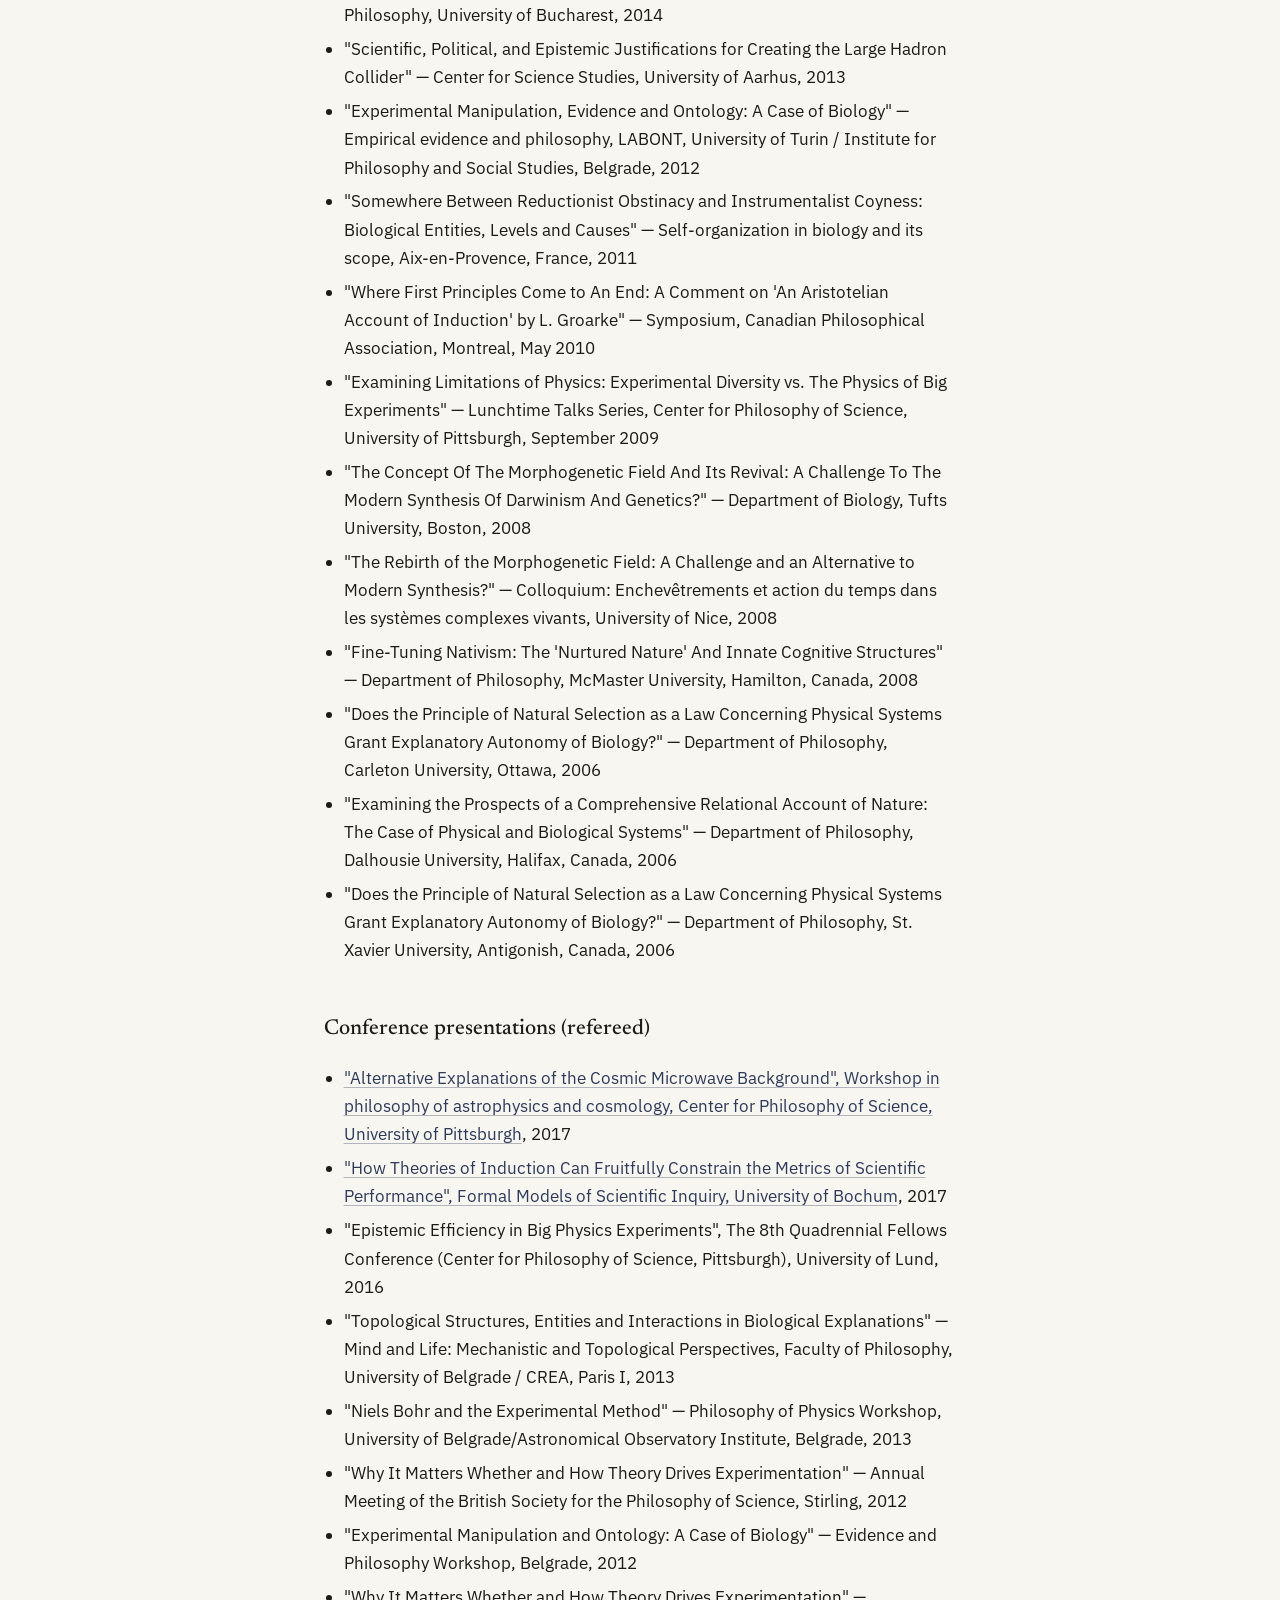
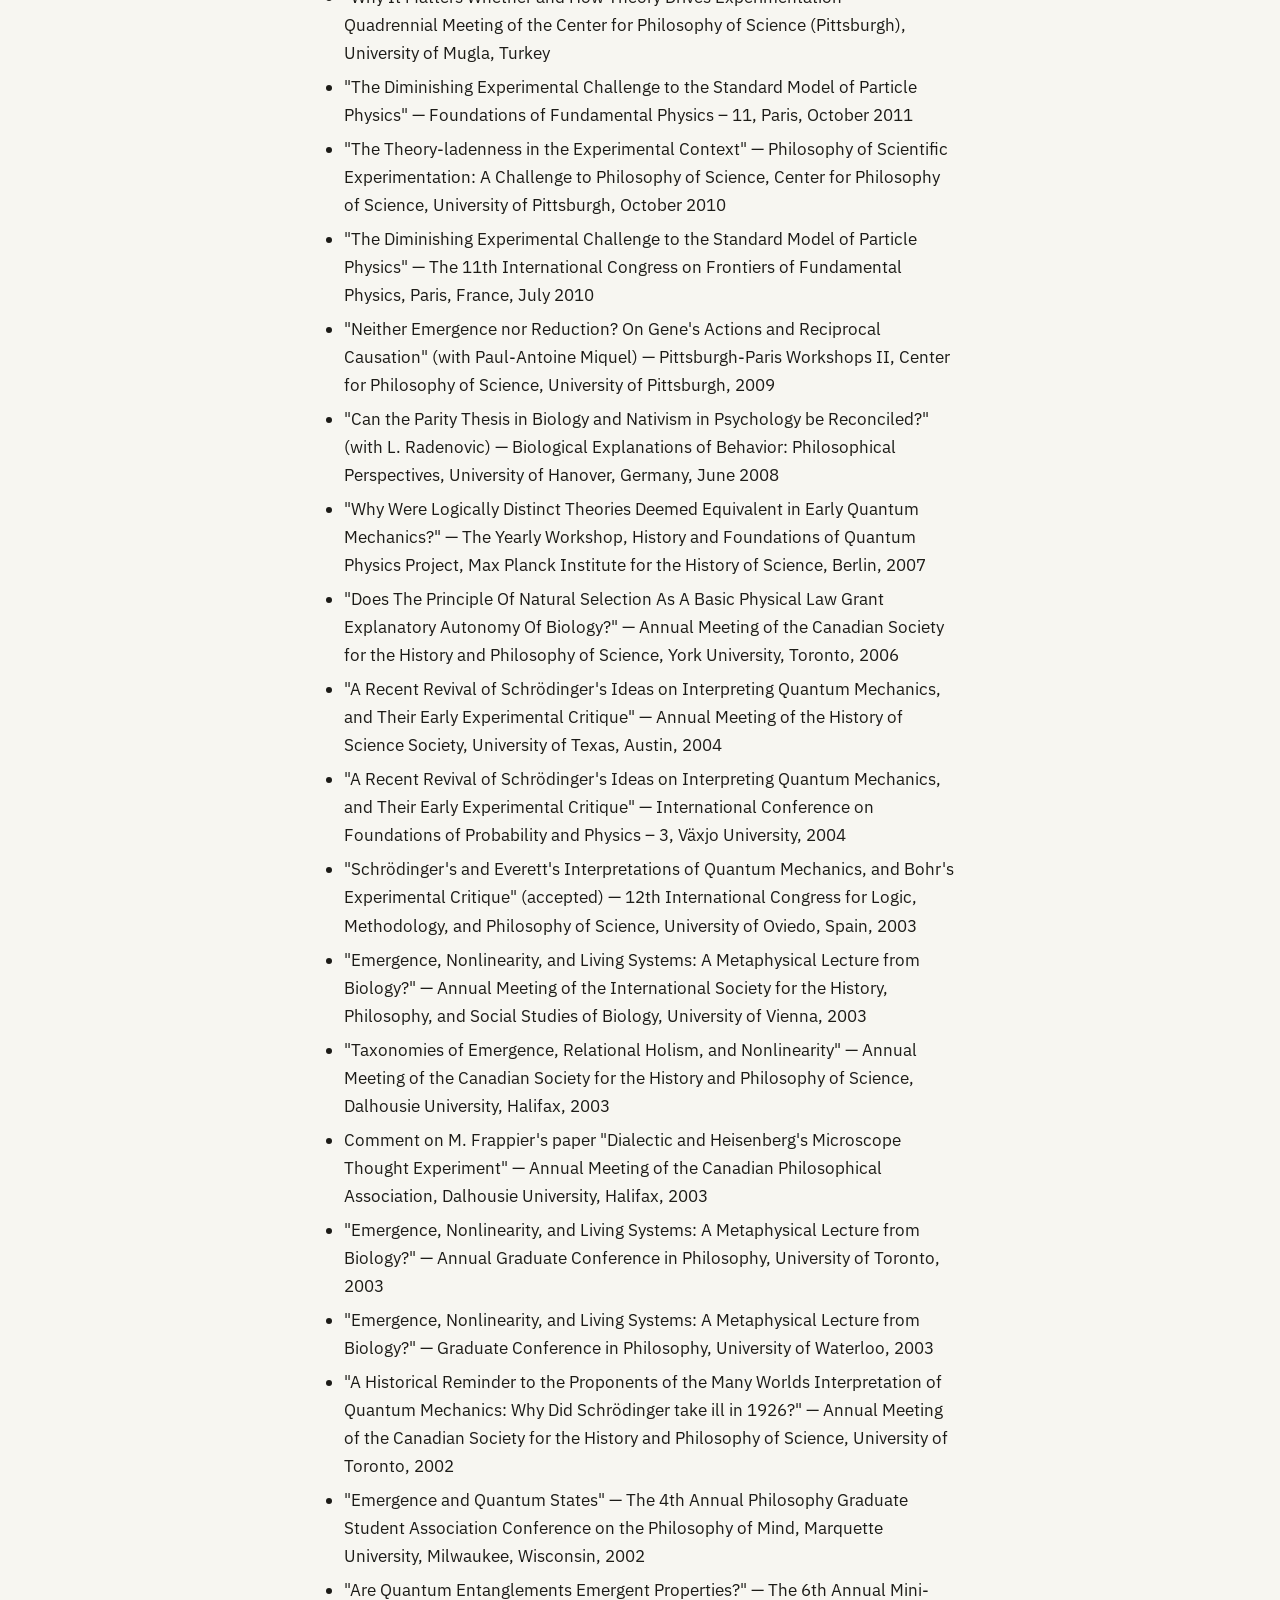
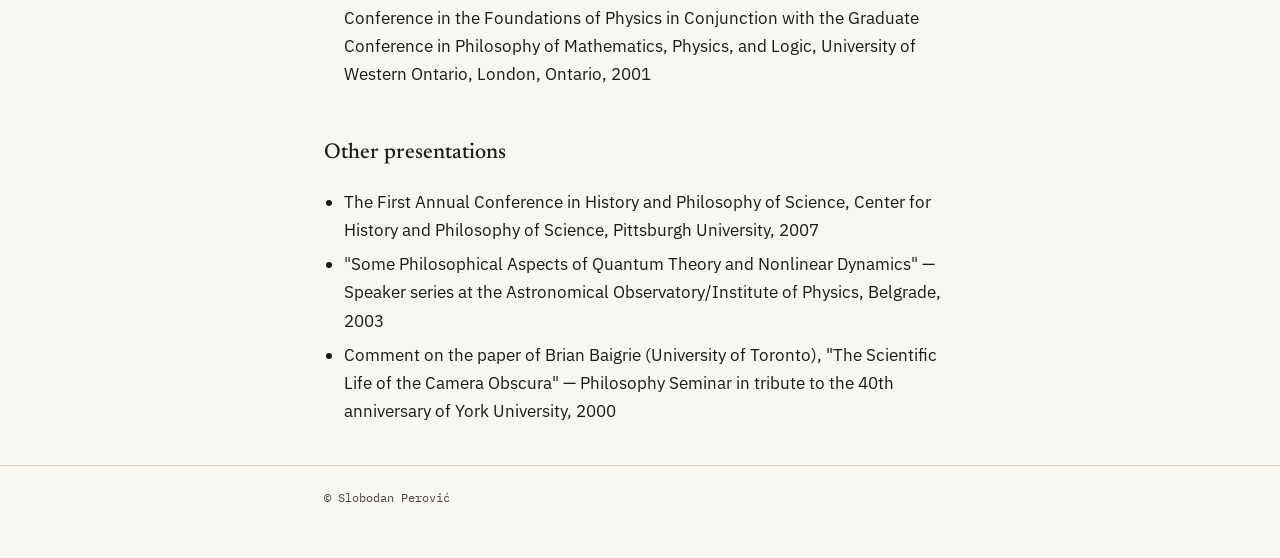
<file: talks.html>
<!DOCTYPE html>
<html lang="en">
<head>
<meta charset="UTF-8">
<meta name="viewport" content="width=device-width, initial-scale=1.0">
<title>Talks — Slobodan Perović</title>
<link rel="stylesheet" href="style.css">
</head>
<body>
<header class="site-head">
  <div class="wrap">
    <div class="mark">
      <svg width="30" height="30" viewBox="0 0 30 30" fill="none" aria-hidden="true">
        <circle cx="15" cy="15" r="3" fill="#8b6b3d"/>
        <ellipse cx="15" cy="15" rx="13" ry="6" stroke="#2e3a59" stroke-width="1"/>
        <ellipse cx="15" cy="15" rx="13" ry="6" stroke="#2e3a59" stroke-width="1" transform="rotate(60 15 15)"/>
        <ellipse cx="15" cy="15" rx="13" ry="6" stroke="#2e3a59" stroke-width="1" transform="rotate(120 15 15)"/>
      </svg>
      <h1 class="name">Slobodan Perović</h1>
    </div>
    <p class="tagline">History and Philosophy of Science</p>
    <nav class="primary" aria-label="Primary">
      <a href="index.html">About</a>
      <a href="publications.html">Publications</a>
      <a href="teaching.html">Teaching</a>
      <a href="talks.html" aria-current="page">Talks</a>
      <a href="other-stuff.html">Other stuff</a>
      <a href="contact.html">Contact</a>
    </nav>
  </div>
</header>

<main class="wrap">
  <p><em>Click on a talk to access the link.</em></p>

  <h2>Recorded talks and panels available online</h2>
  <p><em>(click on the talk title to see the abstract, announcement, or recording)</em></p>
  <ul>
    <li><a href="https://podcast.rs/en/radio-galaksija-198-kosmicka-mikrotalasna-pozadina-dr-milan-m-cirkovic-prof-dr-slobodan-perovic-08-06-2025/">The Cosmic Microwave Background on Radio Galaksija (in Serbian) — "Kosmička mikrotalasna pozadina"</a>, with M. Ćirković, 2025</li>
    <li><a href="https://www.youtube.com/watch?v=-jfpILpmbCw">"Romantic versus Toolbox Science: Assessing the Value of Modern Cosmology"</a>, June 2024</li>
    <li><a href="https://www.youtube.com/watch?v=M1e_8YmMV8Q">"Grasping facts in Modern Cosmology" — Center for Philosophy of Science, University of Pittsburgh, January 2024</a></li>
    <li><a href="https://newbooksnetwork.com/from-data-to-quanta">New Books Network podcast on "From Data to Quanta"</a>, 2022</li>
    <li><a href="https://www.youtube.com/watch?v=DgUZnSESdqM&t=3020s">Conversation on the philosophical underpinnings of the origin of life search</a>, with Emily Parke and Milan Ćirković, 2021</li>
    <li><a href="https://www.youtube.com/watch?v=qchypz-zD-w">Conversation about "From Data to Quanta"</a>, Radio Galaksija, October 2021</li>
    <li><a href="https://www.youtube.com/watch?v=zdh_UoOC4nQ">"Epistemological problems of Big Science", Russian Academy of Sciences, Moscow (online talk)</a>, November 2020</li>
    <li><a href="https://soundcloud.com/monika-milosavljevi/razgovor-o-knjizi-metaarheologija-132019">"Meta-archaeology", book promotion panel, Center for Theoretical Archaeology, University of Belgrade (in Serbian)</a>, March 2019</li>
    <li><a href="https://www.youtube.com/watch?v=y2Ok-yL4oq0">"Orthodoxy and Its Alternatives in Modern Cosmology", Ian Ramsey Center Seminar Series, University of Oxford</a>, October 2018</li>
    <li><a href="https://www.youtube.com/watch?time_continue=1851&v=2naPiWEPbxM">"Ko je ubio Šredingerovu mačku?" ("Who killed Schrödinger's cat?"), Institute for Physics and Student Cultural Centar, Belgrade</a>, 2018</li>
    <li><a href="https://www.youtube.com/watch?v=3-xE0SBIVdA">Interviews with the participants of PSX 5 in Belgrade</a> (Kevin Zollman, Helena Sipi, Kevin Kelly, Vitaly Pronskih, and others), 2017</li>
    <li><a href="https://www.youtube.com/watch?v=sHyeFvzOREI">Panel with Dan Zahavi: Pre-reflective Self-awareness and Experiential Selfhood: Singular and Plural?, Institute for Philosophy and Social Studies, Belgrade</a>, 2017</li>
    <li><a href="https://www.youtube.com/watch?v=Ft7IDg26Hvg">Organizing Knowledge in Particle Physics Mega Experiments</a>, 2015 (<a href="https://drive.google.com/file/d/0B-0zUjRGEWL2eDljbEFMaU9hWkRTbFR0T3hkc0EyY2pDcTE4/view?pref=2&pli=1">notes for the same talk given at LogiCIC 2015, University of Amsterdam</a>)</li>
    <li><a href="https://sites.google.com/site/philosophyinbelgrade/events/future-events/mind-life-conference/podcasts-mind-life">Mind and Life: Mechanistic and Topological Perspectives, University of Belgrade</a>, 30–31 May 2013</li>
    <li><a href="https://www.youtube.com/watch?v=KWnqQmy_S-g">Experimental Manipulation, Evidence and Ontology: A Case of Biology — Evidence and Philosophy Workshop, Belgrade/Turin</a>, June 2012</li>
    <li><a href="https://sites.pitt.edu/~pittcntr/Being_here/last_donut/donut_2009-10/perovic_09-25-09.htm">Limits of Physics, Center for Philosophy of Science, Pittsburgh</a>, 2009</li>
    <li><a href="http://mediathek.mpiwg-berlin.mpg.de/mediathekPublic/versionEins/Conferences-Workshops/HQ1/Matrix-Mechanics/Slobodan-Perovic.html">Quantum Mechanics: Are Matrix and Wave Mechanics Equivalent?, Max Planck Institute</a>, 2007</li>
  </ul>

  <h2>Invited talks</h2>
  <ul>
    <li><a href="https://www.f.bg.ac.rs/files/BAF%202024%20Programme.pdf">"Physical Laws and Initial Cosmological Conditions: Philosophical, Theoretical, and Evidential Perspectives", Belgrade Analytic Forum</a>, October 10–20, 2024</li>
    <li>"Romantic versus Toolbox Science: Assessing the Value of Modern Cosmology" — <a href="https://drive.google.com/file/d/1v1In-08ClkQJa7nyFRG1eDjjhf7TiU2N/view">Science Faith and Superstition Project (Ian Ramsey Center for Science and Religion), University Library, University of Belgrade</a>, June 27–29, 2024</li>
    <li>"Neutral Monism as a Provisional Ontology in Bohr's Complementarity" — <a href="https://www.uu.nl/en/research/history-and-philosophy-of-physics/events/bohr21-events/1st-bohr21-workshop">Bohr for the 21st c. Project, Niels Bohr Institute Copenhagen</a>, June 17–19, 2024</li>
    <li>"Untangling the Interplay between Natural Selection and Thermodynamics in Abiogenesis" — <a href="https://sites.google.com/view/darwin-and-darwinisms/schedule?authuser=0">Darwin and Darwinisms, University of Belgrade</a>, June 3–5, 2024</li>
    <li>"Exponential Appetite for Energy: An Existential Risk Or Necessity of Life?" — <a href="https://www.csb.eu.com/conference/">Center for Study of Bioethics (Belgrade) – Hastings Center – Oxford Uehiro, Existential Threats and Other Disasters, Budva (Montenegro)</a>, May 30–31, 2024</li>
    <li>"Epistemic Status of Facts in Modern Cosmology" — <a href="https://sites.google.com/view/physphilvienna/seminars?authuser=0">Institute for Quantum Optics and Quantum Information, Austrian Academy of Sciences, Philosophy of Physics in Vienna Series</a>, April 25, 2024</li>
    <li>"Grasping facts in modern cosmology" — <a href="https://www.youtube.com/watch?v=M1e_8YmMV8Q&t=2937s">Center for Philosophy of Science, University of Pittsburgh</a>, January 19, 2024</li>
    <li>"Theoretical and Observational Explanations in Cosmology Following the Landmark Discovery of Cosmic Microwave Background (CMB) Radiation" — <a href="https://www.su.se/department-of-philosophy/calendar/conference-on-philosophy-of-experiment-1.667942">the Nordic Network for Philosophy of Physics, University of Stockholm</a>, November 16–17, 2023</li>
    <li>"Observation and experimentation: epistemic and ethical obligations" — Department of Philosophy, Philosophy of Science in Practice group, University of Twente, July 7, 2023</li>
    <li>"Prebiotic decluttering: the thermodynamic tail-wind, autocatalysis, and symmetry breaking" — Organisms in Castelnaudary, University of Toulouse, September 12, 2022</li>
    <li><a href="https://www.fi.btk.mta.hu/en/institutional-activities/events/programmes/1679-talk-by-prof-slobodan-perovic">"Neutral Monism and Niels Bohr's Complementarity", Institute of Philosophy, Research Centre for the Humanities, Budapest</a>, 22 November, 2022</li>
    <li><a href="https://phil.bogazici.edu.tr/events/talk-slobodan-perovic-university-belgrade-serbia-life-and-its-origins-philosophical-dilemmas">"Life and Its Origins: Philosophical Dilemmas and Scientific Quests", Department of Philosophy, Boğaziçi University, Istanbul</a>, May 2022</li>
    <li><a href="https://www.youtube.com/watch?v=zdh_UoOC4nQ">"Epistemological Problems of Big Science", Russian Academy of Sciences, Moscow — online seminar</a>, November 2020</li>
    <li><a href="https://physicalismandreduction.tumblr.com/post/177124564313/budapest-workshop">"Another shot at the physics of life: Dissipation, Irreversibility and the Code of Life", Hungarian Academy of Sciences, Budapest</a>, December 2019</li>
    <li><a href="https://www.humanephilosophy.com/single-post/2018/08/29/25th-October-Slobodan-Perovi%C4%87-Orthodoxy-and-its-Alternatives-in-Modern-Cosmology">"Orthodoxy and Its Alternatives in Modern Cosmology", Ian Ramsey Center speaker series, University of Oxford</a>, October 2018 (<a href="https://www.ianramseycentre.info/perovic-orthodoxy-and-its-alternatives-in-modern-cosmology">recording</a>)</li>
    <li><a href="https://irhunibuc.files.wordpress.com/2018/06/egalitarian-paradise-or-factory-drudgery-docx.pdf">"Egalitarian Paradise or Factory Drudgery? Organizing Knowledge Production in High Energy Physics Laboratories"</a>, <a href="https://irhunibuc.wordpress.com/new-work-in-logic-and-philosophy-of-science-bucharest-15-june-2018/">New Work in Logic and Philosophy of Science, ICUB, University of Bucharest</a>, June 2018</li>
    <li><a href="https://www.cmu.edu/dietrich/philosophy/events/lectures-colloquia/index.html">"How Theories of Induction Can Streamline Measurements of Scientific Performance", Center for Formal Epistemology, Carnegie Mellon University</a>, 2017</li>
    <li><a href="http://cfcul.fc.ul.pt/calendario/docsCalendario/POND_II.pdf">Reliability of Experimental Procedures: Empiricism vs Research Holism (Commentary: Stavros Ioannidis), POND II, University of Athens</a>, 2017</li>
    <li>"Alternative Explanations of the Cosmic Microwave Background", Hungarian Academy of Sciences, 2017</li>
    <li><a href="http://people.df.uns.ac.rs/~prodanvc/seminari/Slobodan%20Perovic.pdf">"Bohr's Principle of Complementarity and Quantum Tunnelling Effect", Department of Physics, University of Novi Sad</a>, 2016</li>
    <li>"Team and Project Composition in Big Physics Experiments" — <a href="https://sites.google.com/site/logicicproject/logicic-workshops">The Fourth LogiCIC Workshop, University of Amsterdam</a>, November 2015</li>
    <li>"Logic of Scientific Discovery in Mega Physics Experiments" — Social Epistemology Workshop, CAS, University of Rijeka, May 2015</li>
    <li>"The Higgs Boson and the Logic of Scientific Discovery" — Budapest, Hungarian Academy of Science, March 2015</li>
    <li>"On some Epistemological Aspects of the Higgs Boson Discovery" — Department of Philosophy, York University, Toronto, 2014</li>
    <li>"Niels Bohr's Complementarity and the Experimental Method" — Department of Philosophy, University of Bucharest, 2014</li>
    <li>"Scientific, Political, and Epistemic Justifications for Creating the Large Hadron Collider" — Center for Science Studies, University of Aarhus, 2013</li>
    <li>"Experimental Manipulation, Evidence and Ontology: A Case of Biology" — Empirical evidence and philosophy, LABONT, University of Turin / Institute for Philosophy and Social Studies, Belgrade, 2012</li>
    <li>"Somewhere Between Reductionist Obstinacy and Instrumentalist Coyness: Biological Entities, Levels and Causes" — Self-organization in biology and its scope, Aix-en-Provence, France, 2011</li>
    <li>"Where First Principles Come to An End: A Comment on 'An Aristotelian Account of Induction' by L. Groarke" — Symposium, Canadian Philosophical Association, Montreal, May 2010</li>
    <li>"Examining Limitations of Physics: Experimental Diversity vs. The Physics of Big Experiments" — Lunchtime Talks Series, Center for Philosophy of Science, University of Pittsburgh, September 2009</li>
    <li>"The Concept Of The Morphogenetic Field And Its Revival: A Challenge To The Modern Synthesis Of Darwinism And Genetics?" — Department of Biology, Tufts University, Boston, 2008</li>
    <li>"The Rebirth of the Morphogenetic Field: A Challenge and an Alternative to Modern Synthesis?" — Colloquium: Enchevêtrements et action du temps dans les systèmes complexes vivants, University of Nice, 2008</li>
    <li>"Fine-Tuning Nativism: The 'Nurtured Nature' And Innate Cognitive Structures" — Department of Philosophy, McMaster University, Hamilton, Canada, 2008</li>
    <li>"Does the Principle of Natural Selection as a Law Concerning Physical Systems Grant Explanatory Autonomy of Biology?" — Department of Philosophy, Carleton University, Ottawa, 2006</li>
    <li>"Examining the Prospects of a Comprehensive Relational Account of Nature: The Case of Physical and Biological Systems" — Department of Philosophy, Dalhousie University, Halifax, Canada, 2006</li>
    <li>"Does the Principle of Natural Selection as a Law Concerning Physical Systems Grant Explanatory Autonomy of Biology?" — Department of Philosophy, St. Xavier University, Antigonish, Canada, 2006</li>
  </ul>

  <h2>Conference presentations (refereed)</h2>
  <ul>
    <li><a href="http://www.pitt.edu/~pittcntr/Events/All/Conferences/others/other_conf_2017-18/10-28-17_superpac/superpac-details.html">"Alternative Explanations of the Cosmic Microwave Background", Workshop in philosophy of astrophysics and cosmology, Center for Philosophy of Science, University of Pittsburgh</a>, 2017</li>
    <li><a href="http://homepage.ruhr-uni-bochum.de/defeasible-reasoning/Conference-Formal-Models.html">"How Theories of Induction Can Fruitfully Constrain the Metrics of Scientific Performance", Formal Models of Scientific Inquiry, University of Bochum</a>, 2017</li>
    <li>"Epistemic Efficiency in Big Physics Experiments", The 8th Quadrennial Fellows Conference (Center for Philosophy of Science, Pittsburgh), University of Lund, 2016</li>
    <li>"Topological Structures, Entities and Interactions in Biological Explanations" — Mind and Life: Mechanistic and Topological Perspectives, Faculty of Philosophy, University of Belgrade / CREA, Paris I, 2013</li>
    <li>"Niels Bohr and the Experimental Method" — Philosophy of Physics Workshop, University of Belgrade/Astronomical Observatory Institute, Belgrade, 2013</li>
    <li>"Why It Matters Whether and How Theory Drives Experimentation" — Annual Meeting of the British Society for the Philosophy of Science, Stirling, 2012</li>
    <li>"Experimental Manipulation and Ontology: A Case of Biology" — Evidence and Philosophy Workshop, Belgrade, 2012</li>
    <li>"Why It Matters Whether and How Theory Drives Experimentation" — Quadrennial Meeting of the Center for Philosophy of Science (Pittsburgh), University of Mugla, Turkey</li>
    <li>"The Diminishing Experimental Challenge to the Standard Model of Particle Physics" — Foundations of Fundamental Physics – 11, Paris, October 2011</li>
    <li>"The Theory-ladenness in the Experimental Context" — Philosophy of Scientific Experimentation: A Challenge to Philosophy of Science, Center for Philosophy of Science, University of Pittsburgh, October 2010</li>
    <li>"The Diminishing Experimental Challenge to the Standard Model of Particle Physics" — The 11th International Congress on Frontiers of Fundamental Physics, Paris, France, July 2010</li>
    <li>"Neither Emergence nor Reduction? On Gene's Actions and Reciprocal Causation" (with Paul-Antoine Miquel) — Pittsburgh-Paris Workshops II, Center for Philosophy of Science, University of Pittsburgh, 2009</li>
    <li>"Can the Parity Thesis in Biology and Nativism in Psychology be Reconciled?" (with L. Radenovic) — Biological Explanations of Behavior: Philosophical Perspectives, University of Hanover, Germany, June 2008</li>
    <li>"Why Were Logically Distinct Theories Deemed Equivalent in Early Quantum Mechanics?" — The Yearly Workshop, History and Foundations of Quantum Physics Project, Max Planck Institute for the History of Science, Berlin, 2007</li>
    <li>"Does The Principle Of Natural Selection As A Basic Physical Law Grant Explanatory Autonomy Of Biology?" — Annual Meeting of the Canadian Society for the History and Philosophy of Science, York University, Toronto, 2006</li>
    <li>"A Recent Revival of Schrödinger's Ideas on Interpreting Quantum Mechanics, and Their Early Experimental Critique" — Annual Meeting of the History of Science Society, University of Texas, Austin, 2004</li>
    <li>"A Recent Revival of Schrödinger's Ideas on Interpreting Quantum Mechanics, and Their Early Experimental Critique" — International Conference on Foundations of Probability and Physics – 3, Växjo University, 2004</li>
    <li>"Schrödinger's and Everett's Interpretations of Quantum Mechanics, and Bohr's Experimental Critique" (accepted) — 12th International Congress for Logic, Methodology, and Philosophy of Science, University of Oviedo, Spain, 2003</li>
    <li>"Emergence, Nonlinearity, and Living Systems: A Metaphysical Lecture from Biology?" — Annual Meeting of the International Society for the History, Philosophy, and Social Studies of Biology, University of Vienna, 2003</li>
    <li>"Taxonomies of Emergence, Relational Holism, and Nonlinearity" — Annual Meeting of the Canadian Society for the History and Philosophy of Science, Dalhousie University, Halifax, 2003</li>
    <li>Comment on M. Frappier's paper "Dialectic and Heisenberg's Microscope Thought Experiment" — Annual Meeting of the Canadian Philosophical Association, Dalhousie University, Halifax, 2003</li>
    <li>"Emergence, Nonlinearity, and Living Systems: A Metaphysical Lecture from Biology?" — Annual Graduate Conference in Philosophy, University of Toronto, 2003</li>
    <li>"Emergence, Nonlinearity, and Living Systems: A Metaphysical Lecture from Biology?" — Graduate Conference in Philosophy, University of Waterloo, 2003</li>
    <li>"A Historical Reminder to the Proponents of the Many Worlds Interpretation of Quantum Mechanics: Why Did Schrödinger take ill in 1926?" — Annual Meeting of the Canadian Society for the History and Philosophy of Science, University of Toronto, 2002</li>
    <li>"Emergence and Quantum States" — The 4th Annual Philosophy Graduate Student Association Conference on the Philosophy of Mind, Marquette University, Milwaukee, Wisconsin, 2002</li>
    <li>"Are Quantum Entanglements Emergent Properties?" — The 6th Annual Mini-Conference in the Foundations of Physics in Conjunction with the Graduate Conference in Philosophy of Mathematics, Physics, and Logic, University of Western Ontario, London, Ontario, 2001</li>
  </ul>

  <h2>Other presentations</h2>
  <ul>
    <li>The First Annual Conference in History and Philosophy of Science, Center for History and Philosophy of Science, Pittsburgh University, 2007</li>
    <li>"Some Philosophical Aspects of Quantum Theory and Nonlinear Dynamics" — Speaker series at the Astronomical Observatory/Institute of Physics, Belgrade, 2003</li>
    <li>Comment on the paper of Brian Baigrie (University of Toronto), "The Scientific Life of the Camera Obscura" — Philosophy Seminar in tribute to the 40th anniversary of York University, 2000</li>
  </ul>
</main>

<footer class="site-foot">
  <div class="wrap">© Slobodan Perović</div>
</footer>
</body>
</html>
</file>
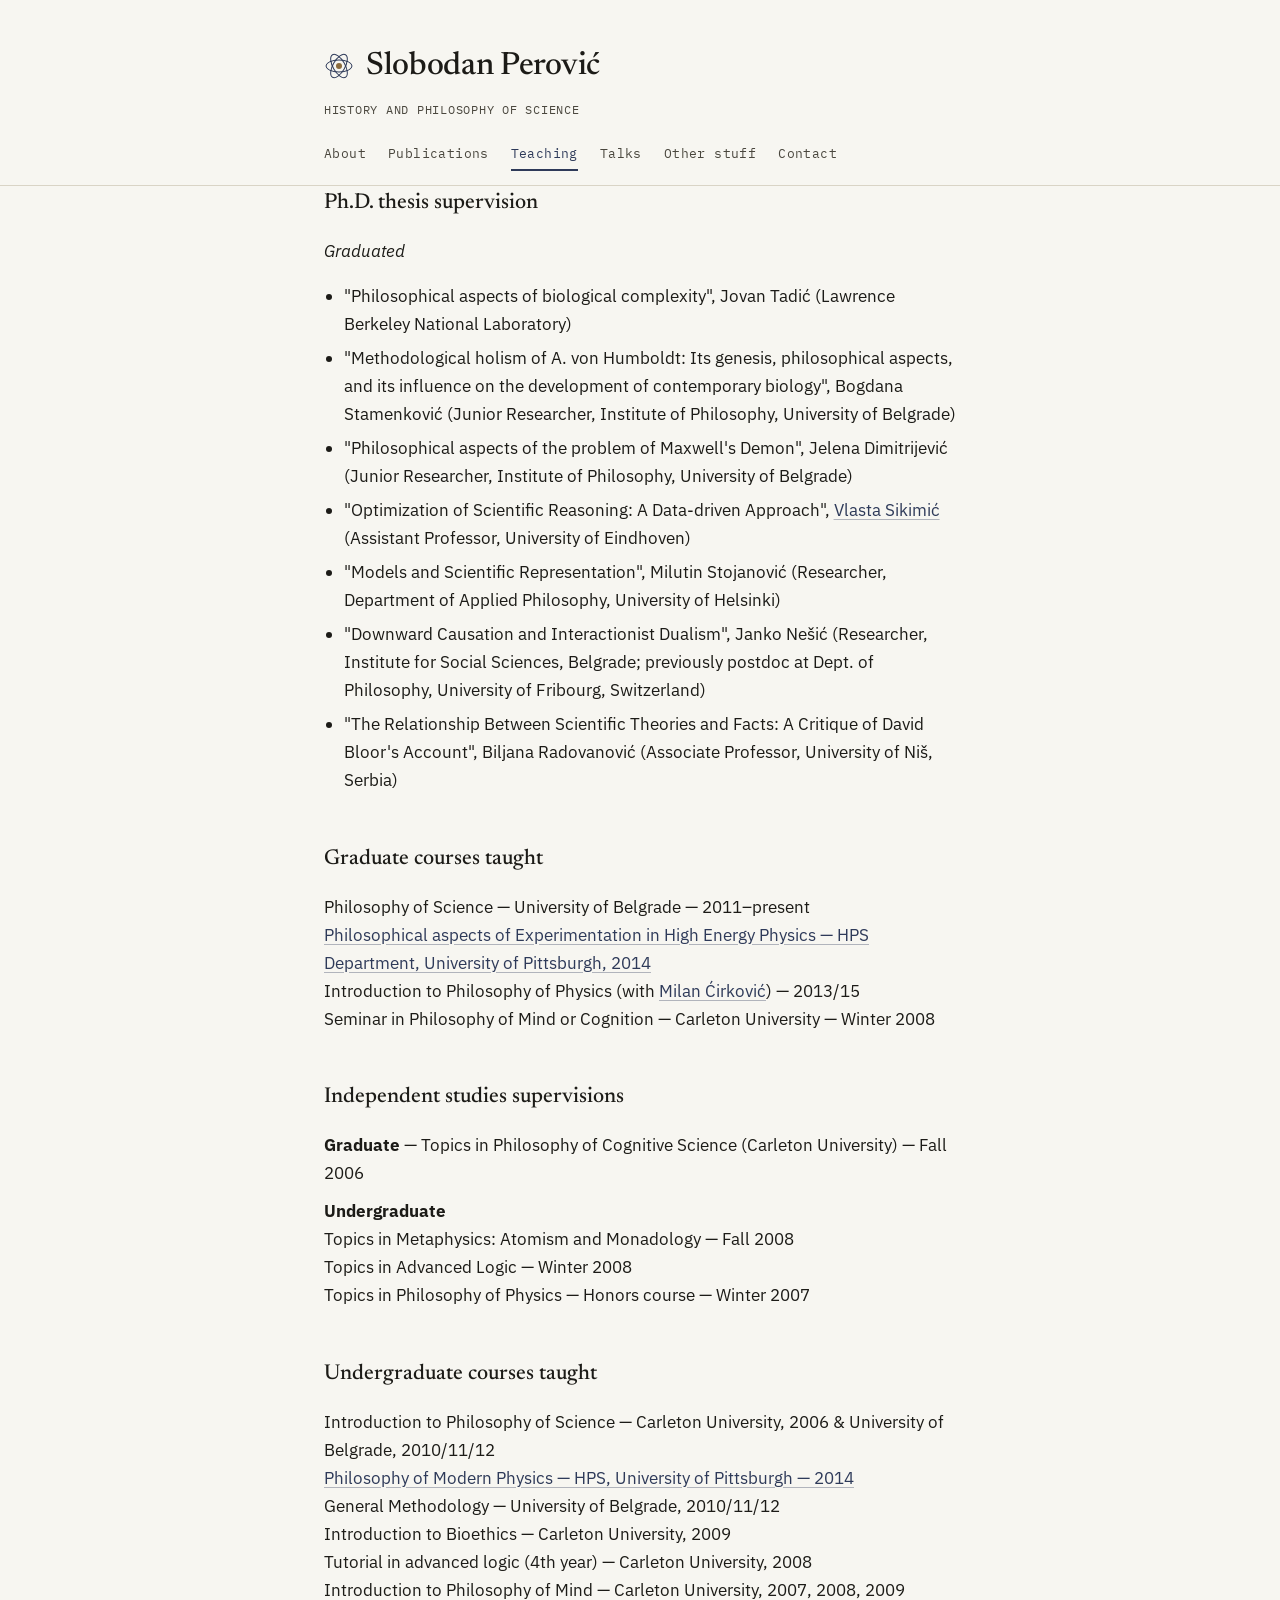
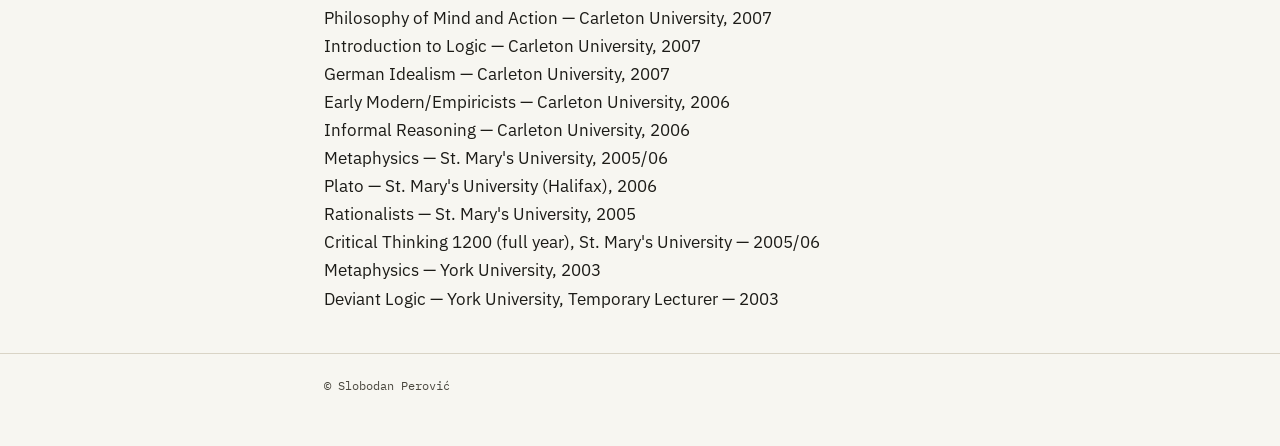
<file: teaching.html>
<!DOCTYPE html>
<html lang="en">
<head>
<meta charset="UTF-8">
<meta name="viewport" content="width=device-width, initial-scale=1.0">
<title>Teaching — Slobodan Perović</title>
<link rel="stylesheet" href="style.css">
</head>
<body>
<header class="site-head">
  <div class="wrap">
    <div class="mark">
      <svg width="30" height="30" viewBox="0 0 30 30" fill="none" aria-hidden="true">
        <circle cx="15" cy="15" r="3" fill="#8b6b3d"/>
        <ellipse cx="15" cy="15" rx="13" ry="6" stroke="#2e3a59" stroke-width="1"/>
        <ellipse cx="15" cy="15" rx="13" ry="6" stroke="#2e3a59" stroke-width="1" transform="rotate(60 15 15)"/>
        <ellipse cx="15" cy="15" rx="13" ry="6" stroke="#2e3a59" stroke-width="1" transform="rotate(120 15 15)"/>
      </svg>
      <h1 class="name">Slobodan Perović</h1>
    </div>
    <p class="tagline">History and Philosophy of Science</p>
    <nav class="primary" aria-label="Primary">
      <a href="index.html">About</a>
      <a href="publications.html">Publications</a>
      <a href="teaching.html" aria-current="page">Teaching</a>
      <a href="talks.html">Talks</a>
      <a href="other-stuff.html">Other stuff</a>
      <a href="contact.html">Contact</a>
    </nav>
  </div>
</header>

<main class="wrap">
  <h2>Ph.D. thesis supervision</h2>
  <p><em>Graduated</em></p>
  <ul>
    <li>"Philosophical aspects of biological complexity", Jovan Tadić (Lawrence Berkeley National Laboratory)</li>
    <li>"Methodological holism of A. von Humboldt: Its genesis, philosophical aspects, and its influence on the development of contemporary biology", Bogdana Stamenković (Junior Researcher, Institute of Philosophy, University of Belgrade)</li>
    <li>"Philosophical aspects of the problem of Maxwell's Demon", Jelena Dimitrijević (Junior Researcher, Institute of Philosophy, University of Belgrade)</li>
    <li>"Optimization of Scientific Reasoning: A Data-driven Approach", <a href="https://vlastasikimic.com/">Vlasta Sikimić</a> (Assistant Professor, University of Eindhoven)</li>
    <li>"Models and Scientific Representation", Milutin Stojanović (Researcher, Department of Applied Philosophy, University of Helsinki)</li>
    <li>"Downward Causation and Interactionist Dualism", Janko Nešić (Researcher, Institute for Social Sciences, Belgrade; previously postdoc at Dept. of Philosophy, University of Fribourg, Switzerland)</li>
    <li>"The Relationship Between Scientific Theories and Facts: A Critique of David Bloor's Account", Biljana Radovanović (Associate Professor, University of Niš, Serbia)</li>
  </ul>

  <h2>Graduate courses taught</h2>
  <p>
    Philosophy of Science — University of Belgrade — 2011–present<br>
    <a href="http://www.hps.pitt.edu/courses/grad13-14.php">Philosophical aspects of Experimentation in High Energy Physics — HPS Department, University of Pittsburgh, 2014</a><br>
    Introduction to Philosophy of Physics (with <a href="http://mcirkovic.aob.rs/CV.pdf">Milan Ćirković</a>) — 2013/15<br>
    Seminar in Philosophy of Mind or Cognition — Carleton University — Winter 2008
  </p>

  <h2>Independent studies supervisions</h2>
  <p><strong>Graduate</strong> — Topics in Philosophy of Cognitive Science (Carleton University) — Fall 2006</p>
  <p><strong>Undergraduate</strong><br>
    Topics in Metaphysics: Atomism and Monadology — Fall 2008<br>
    Topics in Advanced Logic — Winter 2008<br>
    Topics in Philosophy of Physics — Honors course — Winter 2007
  </p>

  <h2>Undergraduate courses taught</h2>
  <p>
    Introduction to Philosophy of Science — Carleton University, 2006 &amp; University of Belgrade, 2010/11/12<br>
    <a href="http://www.hps.pitt.edu/courses/undergrad13-14.php">Philosophy of Modern Physics — HPS, University of Pittsburgh — 2014</a><br>
    General Methodology — University of Belgrade, 2010/11/12<br>
    Introduction to Bioethics — Carleton University, 2009<br>
    Tutorial in advanced logic (4th year) — Carleton University, 2008<br>
    Introduction to Philosophy of Mind — Carleton University, 2007, 2008, 2009<br>
    Philosophy of Mind and Action — Carleton University, 2007<br>
    Introduction to Logic — Carleton University, 2007<br>
    German Idealism — Carleton University, 2007<br>
    Early Modern/Empiricists — Carleton University, 2006<br>
    Informal Reasoning — Carleton University, 2006<br>
    Metaphysics — St. Mary's University, 2005/06<br>
    Plato — St. Mary's University (Halifax), 2006<br>
    Rationalists — St. Mary's University, 2005<br>
    Critical Thinking 1200 (full year), St. Mary's University — 2005/06<br>
    Metaphysics — York University, 2003<br>
    Deviant Logic — York University, Temporary Lecturer — 2003
  </p>
</main>

<footer class="site-foot">
  <div class="wrap">© Slobodan Perović</div>
</footer>
</body>
</html>
</file>
<file: style.css>
@import url('https://fonts.googleapis.com/css2?family=Newsreader:ital,opsz,wght@0,6..72,400;0,6..72,500;0,6..72,600;1,6..72,400&family=IBM+Plex+Sans:wght@400;500;600&family=IBM+Plex+Mono:wght@400;500&display=swap');

:root{
  --paper:#f7f6f1;
  --paper-dim:#efede5;
  --ink:#1c1b17;
  --ink-soft:#4a473e;
  --rule:#d9d4c6;
  --indigo:#2e3a59;
  --gilt:#8b6b3d;
  --measure:680px;
}

*{box-sizing:border-box;}

html{scroll-behavior:smooth;}

body{
  margin:0;
  background:var(--paper);
  color:var(--ink);
  font-family:'IBM Plex Sans', system-ui, sans-serif;
  font-size:17px;
  line-height:1.65;
  -webkit-font-smoothing:antialiased;
}

a{color:var(--indigo); text-decoration-color:rgba(46,58,89,0.35); text-underline-offset:3px;}
a:hover{color:var(--gilt); text-decoration-color:var(--gilt);}
a:focus-visible, button:focus-visible{outline:2px solid var(--gilt); outline-offset:3px;}

.wrap{max-width:var(--measure); margin:0 auto; padding:0 24px;}

header.site-head{
  border-bottom:1px solid var(--rule);
  padding:40px 0 0 0;
}

.mark{
  display:flex; align-items:center; gap:12px; margin-bottom:6px;
}
.mark svg{flex-shrink:0;}

.name{
  font-family:'Newsreader', Georgia, serif;
  font-weight:500;
  font-size:2rem;
  letter-spacing:-0.01em;
  margin:0;
}
.tagline{
  font-family:'IBM Plex Mono', monospace;
  font-size:0.78rem;
  letter-spacing:0.06em;
  text-transform:uppercase;
  color:var(--ink-soft);
  margin:2px 0 20px 0;
}

nav.primary{
  display:flex; flex-wrap:wrap; gap:2px 22px;
  padding-bottom:14px;
}
nav.primary a{
  font-family:'IBM Plex Mono', monospace;
  font-size:0.82rem;
  letter-spacing:0.03em;
  color:var(--ink-soft);
  text-decoration:none;
  padding:4px 0;
  border-bottom:2px solid transparent;
}
nav.primary a:hover{ color:var(--indigo); border-bottom-color:var(--gilt); }
nav.primary a[aria-current="page"]{ color:var(--indigo); border-bottom-color:var(--indigo); }

main{padding:44px 0 30px 0;}

h2{
  font-family:'Newsreader', Georgia, serif;
  font-weight:500;
  font-size:1.35rem;
  margin:2.2em 0 0.7em 0;
  color:var(--ink);
}
h2:first-child{margin-top:0;}

h3{
  font-family:'IBM Plex Mono', monospace;
  font-size:0.85rem;
  letter-spacing:0.04em;
  text-transform:uppercase;
  color:var(--gilt);
  margin:1.8em 0 0.6em 0;
}

p{margin:0.6em 0;}
ul{padding-left:1.15em;}
li{margin:0.35em 0;}

.divider{
  border:none; border-top:1px solid var(--rule);
  margin:2.4em 0;
  position:relative;
}
.divider::after{
  content:"·";
  position:absolute; left:50%; top:-0.65em; transform:translateX(-50%);
  background:var(--paper); padding:0 10px;
  color:var(--gilt); font-size:1.1rem;
}

.contact-block{
  font-family:'IBM Plex Mono', monospace;
  font-size:0.92rem;
  background:var(--paper-dim);
  border:1px solid var(--rule);
  padding:20px 22px;
  border-radius:2px;
  margin-top:1.2em;
}
.contact-block a{word-break:break-word;}

figure{margin:1.2em 0;}
figure img{max-width:100%; border:1px solid var(--rule); display:block;}
figcaption{font-family:'IBM Plex Mono', monospace; font-size:0.78rem; color:var(--ink-soft); margin-top:6px;}

.video-embed{position:relative; padding-top:56.25%; margin:1em 0; border:1px solid var(--rule);}
.video-embed iframe{position:absolute; inset:0; width:100%; height:100%; border:0;}

footer.site-foot{
  border-top:1px solid var(--rule);
  margin-top:40px;
  padding:22px 0 50px 0;
  font-family:'IBM Plex Mono', monospace;
  font-size:0.76rem;
  color:var(--ink-soft);
}

@media (max-width:520px){
  body{font-size:16px;}
  .name{font-size:1.6rem;}
  header.site-head{padding-top:28px;}
}
</file>
